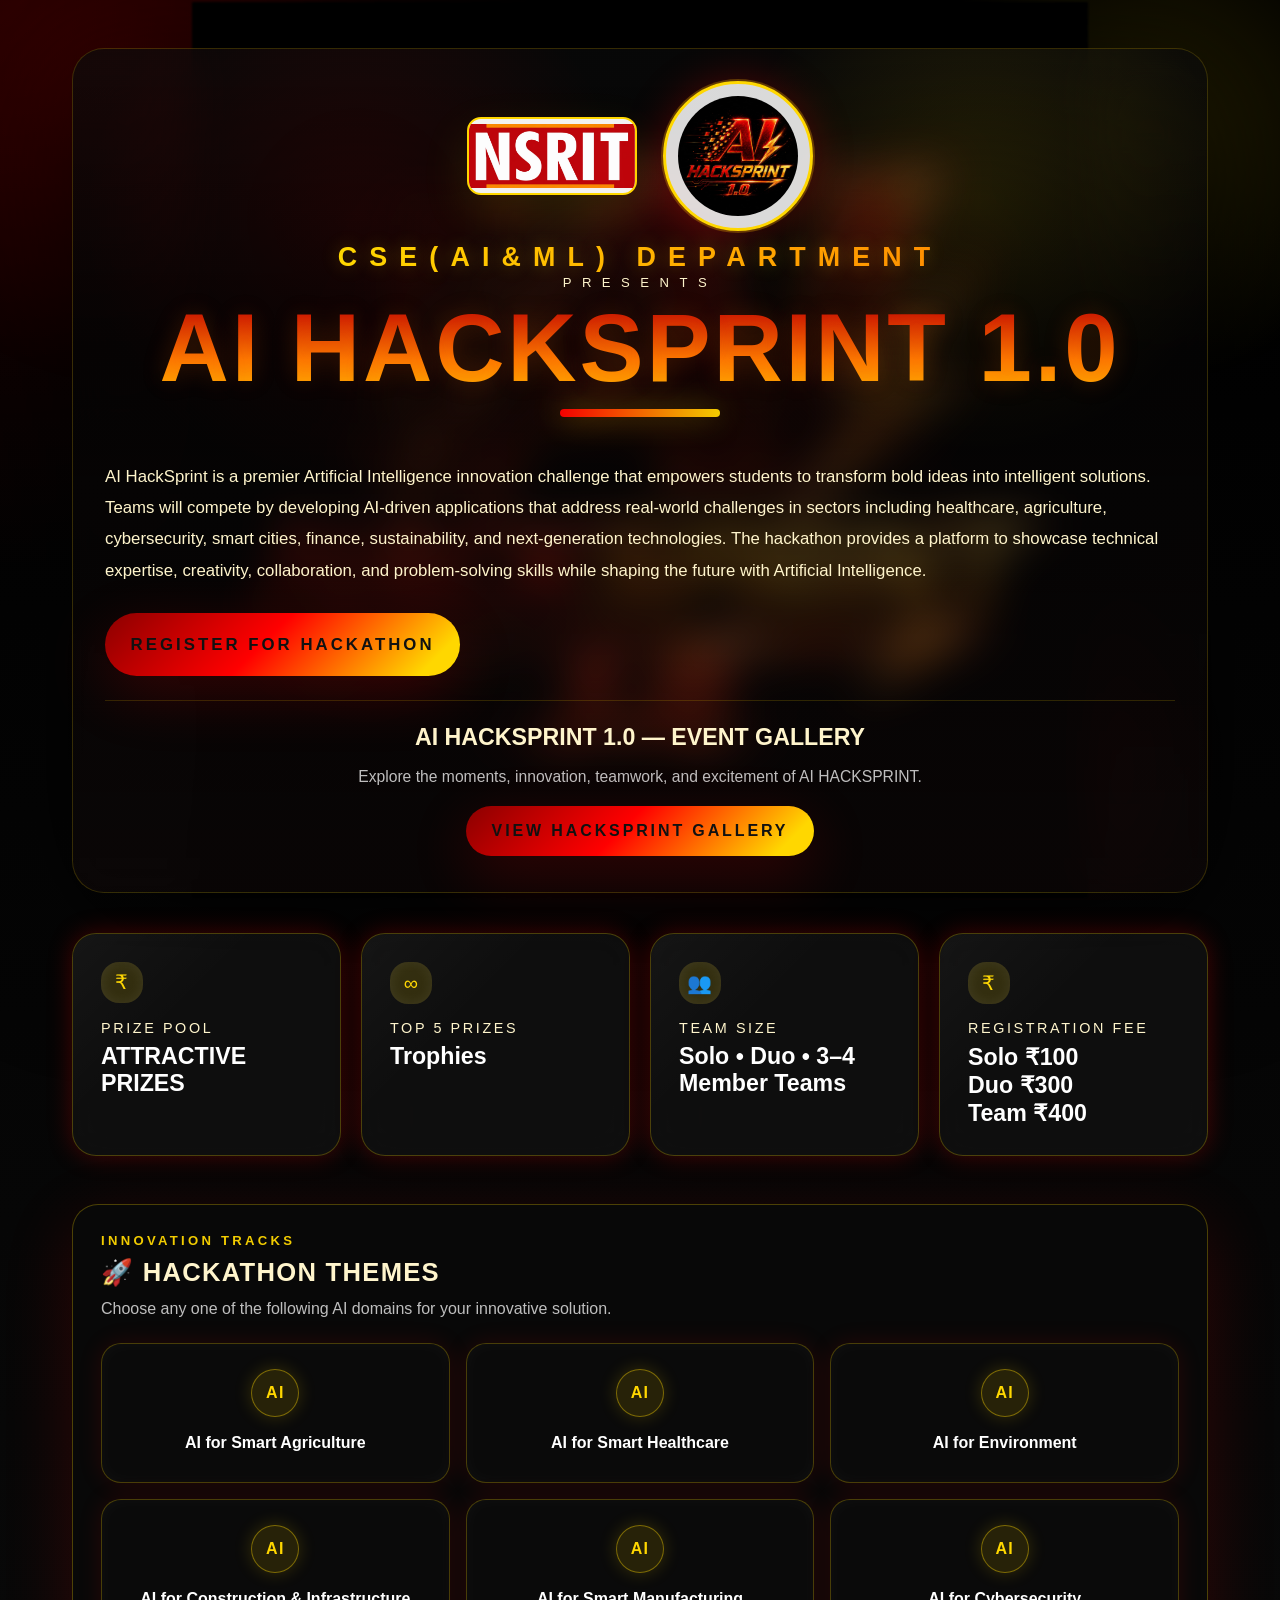
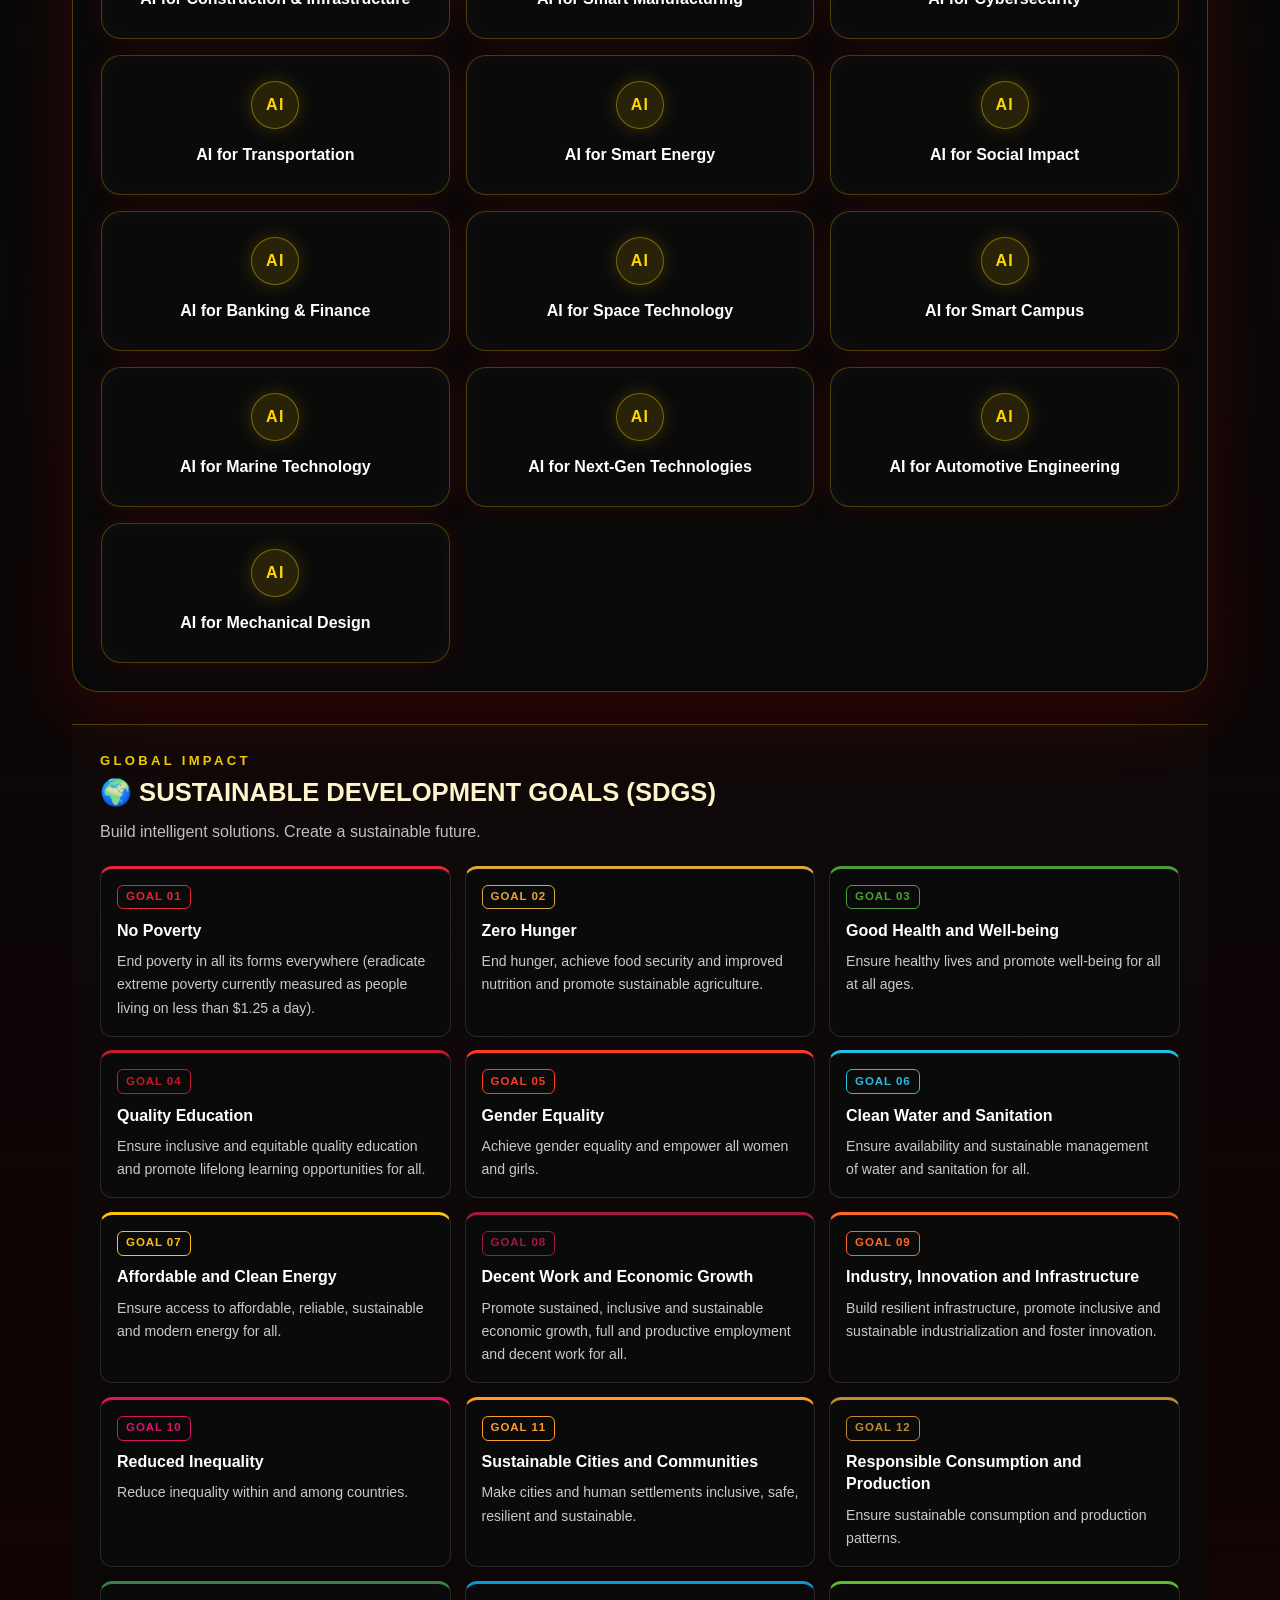
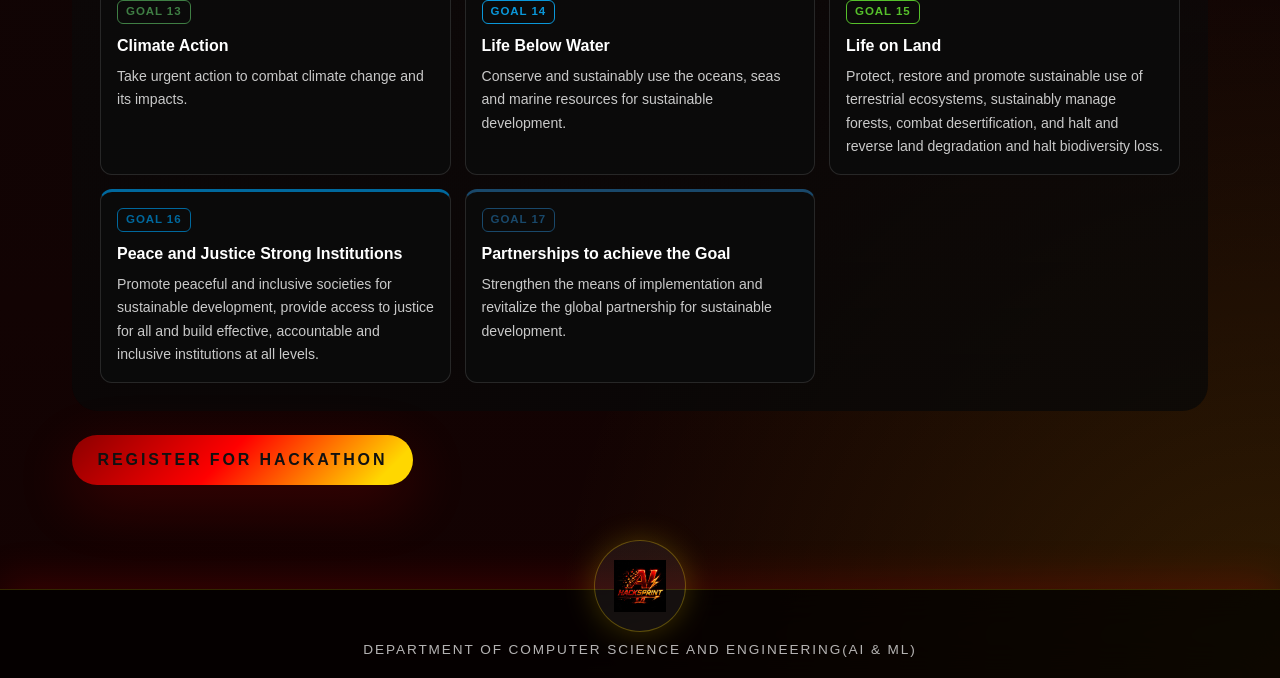
<file: index.html>
﻿<!DOCTYPE html>
<html lang="en">
<head>
  <meta charset="UTF-8">
  <meta name="viewport" content="width=device-width, initial-scale=1.0">
  <title>AI HACKSPRINT | Premium Hackathon Registration</title>
  <link rel="stylesheet" href="css/style.css">
  <link rel="stylesheet" href="css/animations.css">
  <link rel="stylesheet" href="css/responsive.css">
</head>
<body>
  <main class="page">
    <header class="hero" aria-label="AI HACKSPRINT premium hackathon experience">
      <div class="hero__body">
        <div class="hero__branding">
          <div class="hero__branding-row">
            <div class="hero__logo-stack">
              <img src="images/NSRITLOGO.jpeg" alt="NSRIT logo" class="hero__nsrit-logo">
              <img src="images/logo.jpeg" alt="AI HACKSPRINT logo" class="hero__logo hero__logo--secondary">
            </div>
          </div>

          <div class="hero__brand-copy" aria-label="Department presentation">
            <p class="hero__premium-heading hero__premium-heading--main">CSE(AI&ML) DEPARTMENT</p>
            <p class="hero__premium-heading hero__premium-heading--sub">PRESENTS</p>
          </div>

          <h1 class="hero__title hero__title--hero">AI HACKSPRINT 1.0</h1>
          <p class="hero__subtitle"></p>
        </div>

        <div class="hero__summary">
          <p>AI HackSprint is a premier Artificial Intelligence innovation challenge that empowers students to transform bold ideas into intelligent solutions. Teams will compete by developing AI-driven applications that address real-world challenges in sectors including healthcare, agriculture, cybersecurity, smart cities, finance, sustainability, and next-generation technologies. The hackathon provides a platform to showcase technical expertise, creativity, collaboration, and problem-solving skills while shaping the future with Artificial Intelligence.</p>
          <a class="button button--primary hero__register-button" href="registration.html">Register for Hackathon</a>
        </div>

        <section class="hero-gallery" aria-labelledby="heroGalleryTitle">
          <h2 class="hero-gallery__title" id="heroGalleryTitle">AI HACKSPRINT 1.0 — EVENT GALLERY</h2>
          <p class="hero-gallery__subtitle">Explore the moments, innovation, teamwork, and excitement of AI HACKSPRINT.</p>
          <a class="button button--primary hero-gallery__button" href="gallery.html">View HackSprint Gallery</a>
        </section>
      </div>
    </header>

    <section class="overview-cards" aria-label="Event highlights">
      <article class="overview-card">
        <span class="overview-card__icon" aria-hidden="true">₹</span>
        <p class="overview-card__label">Prize Pool</p>
        <p class="overview-card__value">ATTRACTIVE PRIZES </p>
      </article>
      <article class="overview-card">
        <span class="overview-card__icon" aria-hidden="true">∞</span>
        <p class="overview-card__label">TOP 5 PRIZES </p>
        <p class="overview-card__value">Trophies</p>
      </article>
      <article class="overview-card">
        <span class="overview-card__icon" aria-hidden="true">👥</span>
        <p class="overview-card__label">Team Size</p>
        <p class="overview-card__value">Solo • Duo • 3–4 Member Teams</p>
      </article>
      <article class="overview-card">
        <span class="overview-card__icon" aria-hidden="true">₹</span>
        <p class="overview-card__label">Registration Fee</p>
        <p class="overview-card__value">Solo ₹100<br>Duo ₹300<br>Team ₹400</p>
      </article>
    </section>

    <section class="themes-section" aria-labelledby="themesTitle">
            <div class="themes-section__header">
              <p class="themes-section__eyebrow">Innovation Tracks</p>
              <h3 class="themes-section__title" id="themesTitle">🚀 HACKATHON THEMES</h3>
              <p class="themes-section__subtitle">Choose any one of the following AI domains for your innovative solution.</p>
            </div>

            <div class="themes-section__grid">
              <article class="theme-card">
                <div class="theme-card__icon" aria-hidden="true">AI</div>
                <h4 class="theme-card__title">AI for Smart Agriculture</h4>
              </article>
              <article class="theme-card">
                <div class="theme-card__icon" aria-hidden="true">AI</div>
                <h4 class="theme-card__title">AI for Smart Healthcare</h4>
              </article>
              <article class="theme-card">
                <div class="theme-card__icon" aria-hidden="true">AI</div>
                <h4 class="theme-card__title">AI for Environment</h4>
              </article>
              <article class="theme-card">
                <div class="theme-card__icon" aria-hidden="true">AI</div>
                <h4 class="theme-card__title">AI for Construction &amp; Infrastructure</h4>
              </article>
              <article class="theme-card">
                <div class="theme-card__icon" aria-hidden="true">AI</div>
                <h4 class="theme-card__title">AI for Smart Manufacturing</h4>
              </article>
              <article class="theme-card">
                <div class="theme-card__icon" aria-hidden="true">AI</div>
                <h4 class="theme-card__title">AI for Cybersecurity</h4>
              </article>
              <article class="theme-card">
                <div class="theme-card__icon" aria-hidden="true">AI</div>
                <h4 class="theme-card__title">AI for Transportation</h4>
              </article>
              <article class="theme-card">
                <div class="theme-card__icon" aria-hidden="true">AI</div>
                <h4 class="theme-card__title">AI for Smart Energy</h4>
              </article>
              <article class="theme-card">
                <div class="theme-card__icon" aria-hidden="true">AI</div>
                <h4 class="theme-card__title">AI for Social Impact</h4>
              </article>
              <article class="theme-card">
                <div class="theme-card__icon" aria-hidden="true">AI</div>
                <h4 class="theme-card__title">AI for Banking &amp; Finance</h4>
              </article>
              <article class="theme-card">
                <div class="theme-card__icon" aria-hidden="true">AI</div>
                <h4 class="theme-card__title">AI for Space Technology</h4>
              </article>
              <article class="theme-card">
                <div class="theme-card__icon" aria-hidden="true">AI</div>
                <h4 class="theme-card__title">AI for Smart Campus</h4>
              </article>
              <article class="theme-card">
                <div class="theme-card__icon" aria-hidden="true">AI</div>
                <h4 class="theme-card__title">AI for Marine Technology</h4>
              </article>
              <article class="theme-card">
                <div class="theme-card__icon" aria-hidden="true">AI</div>
                <h4 class="theme-card__title">AI for Next-Gen Technologies</h4>
              </article>
              <article class="theme-card">
                <div class="theme-card__icon" aria-hidden="true">AI</div>
                <h4 class="theme-card__title">AI for Automotive Engineering</h4>
              </article>
              <article class="theme-card">
                <div class="theme-card__icon" aria-hidden="true">AI</div>
                <h4 class="theme-card__title">AI for Mechanical Design</h4>
              </article>
            </div>
          </section>

          <section class="sdg-section" aria-labelledby="sdgTitle">
            <header class="sdg-section__header">
              <p class="sdg-section__eyebrow">Global Impact</p>
              <h3 class="sdg-section__title" id="sdgTitle">🌍 Sustainable Development Goals (SDGs)</h3>
              <p class="sdg-section__subtitle">Build intelligent solutions. Create a sustainable future.</p>
            </header>

            <div class="sdg-grid">
              <article class="sdg-card" style="--sdg-color: #E5243B">
                <p class="sdg-card__number">Goal 01</p>
                <h4 class="sdg-card__title">No Poverty</h4>
                <p class="sdg-card__description">End poverty in all its forms everywhere (eradicate extreme poverty currently measured as people living on less than $1.25 a day).</p>
              </article>
              <article class="sdg-card" style="--sdg-color: #DDA63A">
                <p class="sdg-card__number">Goal 02</p>
                <h4 class="sdg-card__title">Zero Hunger</h4>
                <p class="sdg-card__description">End hunger, achieve food security and improved nutrition and promote sustainable agriculture.</p>
              </article>
              <article class="sdg-card" style="--sdg-color: #4C9F38">
                <p class="sdg-card__number">Goal 03</p>
                <h4 class="sdg-card__title">Good Health and Well-being</h4>
                <p class="sdg-card__description">Ensure healthy lives and promote well-being for all at all ages.</p>
              </article>
              <article class="sdg-card" style="--sdg-color: #C5192D">
                <p class="sdg-card__number">Goal 04</p>
                <h4 class="sdg-card__title">Quality Education</h4>
                <p class="sdg-card__description">Ensure inclusive and equitable quality education and promote lifelong learning opportunities for all.</p>
              </article>
              <article class="sdg-card" style="--sdg-color: #FF3A21">
                <p class="sdg-card__number">Goal 05</p>
                <h4 class="sdg-card__title">Gender Equality</h4>
                <p class="sdg-card__description">Achieve gender equality and empower all women and girls.</p>
              </article>
              <article class="sdg-card" style="--sdg-color: #26BDE2">
                <p class="sdg-card__number">Goal 06</p>
                <h4 class="sdg-card__title">Clean Water and Sanitation</h4>
                <p class="sdg-card__description">Ensure availability and sustainable management of water and sanitation for all.</p>
              </article>
              <article class="sdg-card" style="--sdg-color: #FCC30B">
                <p class="sdg-card__number">Goal 07</p>
                <h4 class="sdg-card__title">Affordable and Clean Energy</h4>
                <p class="sdg-card__description">Ensure access to affordable, reliable, sustainable and modern energy for all.</p>
              </article>
              <article class="sdg-card" style="--sdg-color: #A21942">
                <p class="sdg-card__number">Goal 08</p>
                <h4 class="sdg-card__title">Decent Work and Economic Growth</h4>
                <p class="sdg-card__description">Promote sustained, inclusive and sustainable economic growth, full and productive employment and decent work for all.</p>
              </article>
              <article class="sdg-card" style="--sdg-color: #FD6925">
                <p class="sdg-card__number">Goal 09</p>
                <h4 class="sdg-card__title">Industry, Innovation and Infrastructure</h4>
                <p class="sdg-card__description">Build resilient infrastructure, promote inclusive and sustainable industrialization and foster innovation.</p>
              </article>
              <article class="sdg-card" style="--sdg-color: #DD1367">
                <p class="sdg-card__number">Goal 10</p>
                <h4 class="sdg-card__title">Reduced Inequality</h4>
                <p class="sdg-card__description">Reduce inequality within and among countries.</p>
              </article>
              <article class="sdg-card" style="--sdg-color: #FD9D24">
                <p class="sdg-card__number">Goal 11</p>
                <h4 class="sdg-card__title">Sustainable Cities and Communities</h4>
                <p class="sdg-card__description">Make cities and human settlements inclusive, safe, resilient and sustainable.</p>
              </article>
              <article class="sdg-card" style="--sdg-color: #BF8B2E">
                <p class="sdg-card__number">Goal 12</p>
                <h4 class="sdg-card__title">Responsible Consumption and Production</h4>
                <p class="sdg-card__description">Ensure sustainable consumption and production patterns.</p>
              </article>
              <article class="sdg-card" style="--sdg-color: #3F7E44">
                <p class="sdg-card__number">Goal 13</p>
                <h4 class="sdg-card__title">Climate Action</h4>
                <p class="sdg-card__description">Take urgent action to combat climate change and its impacts.</p>
              </article>
              <article class="sdg-card" style="--sdg-color: #0A97D9">
                <p class="sdg-card__number">Goal 14</p>
                <h4 class="sdg-card__title">Life Below Water</h4>
                <p class="sdg-card__description">Conserve and sustainably use the oceans, seas and marine resources for sustainable development.</p>
              </article>
              <article class="sdg-card" style="--sdg-color: #56C02B">
                <p class="sdg-card__number">Goal 15</p>
                <h4 class="sdg-card__title">Life on Land</h4>
                <p class="sdg-card__description">Protect, restore and promote sustainable use of terrestrial ecosystems, sustainably manage forests, combat desertification, and halt and reverse land degradation and halt biodiversity loss.</p>
              </article>
              <article class="sdg-card" style="--sdg-color: #00689D">
                <p class="sdg-card__number">Goal 16</p>
                <h4 class="sdg-card__title">Peace and Justice Strong Institutions</h4>
                <p class="sdg-card__description">Promote peaceful and inclusive societies for sustainable development, provide access to justice for all and build effective, accountable and inclusive institutions at all levels.</p>
              </article>
              <article class="sdg-card" style="--sdg-color: #19486A">
                <p class="sdg-card__number">Goal 17</p>
                <h4 class="sdg-card__title">Partnerships to achieve the Goal</h4>
                <p class="sdg-card__description">Strengthen the means of implementation and revitalize the global partnership for sustainable development.</p>
              </article>
            </div>
          </section>
          <a class="button button--primary sdg-register-button" href="registration.html">Register for Hackathon</a>
  </main>

  <footer class="site-footer" aria-label="Organizer information">
    <div class="footer__inner">
      <div class="footer__contacts">
      </div>
    </div>
  </footer>

  <script src="js/api.js"></script>
  <script src="js/main.js"></script>
</body>
</html>
</file>
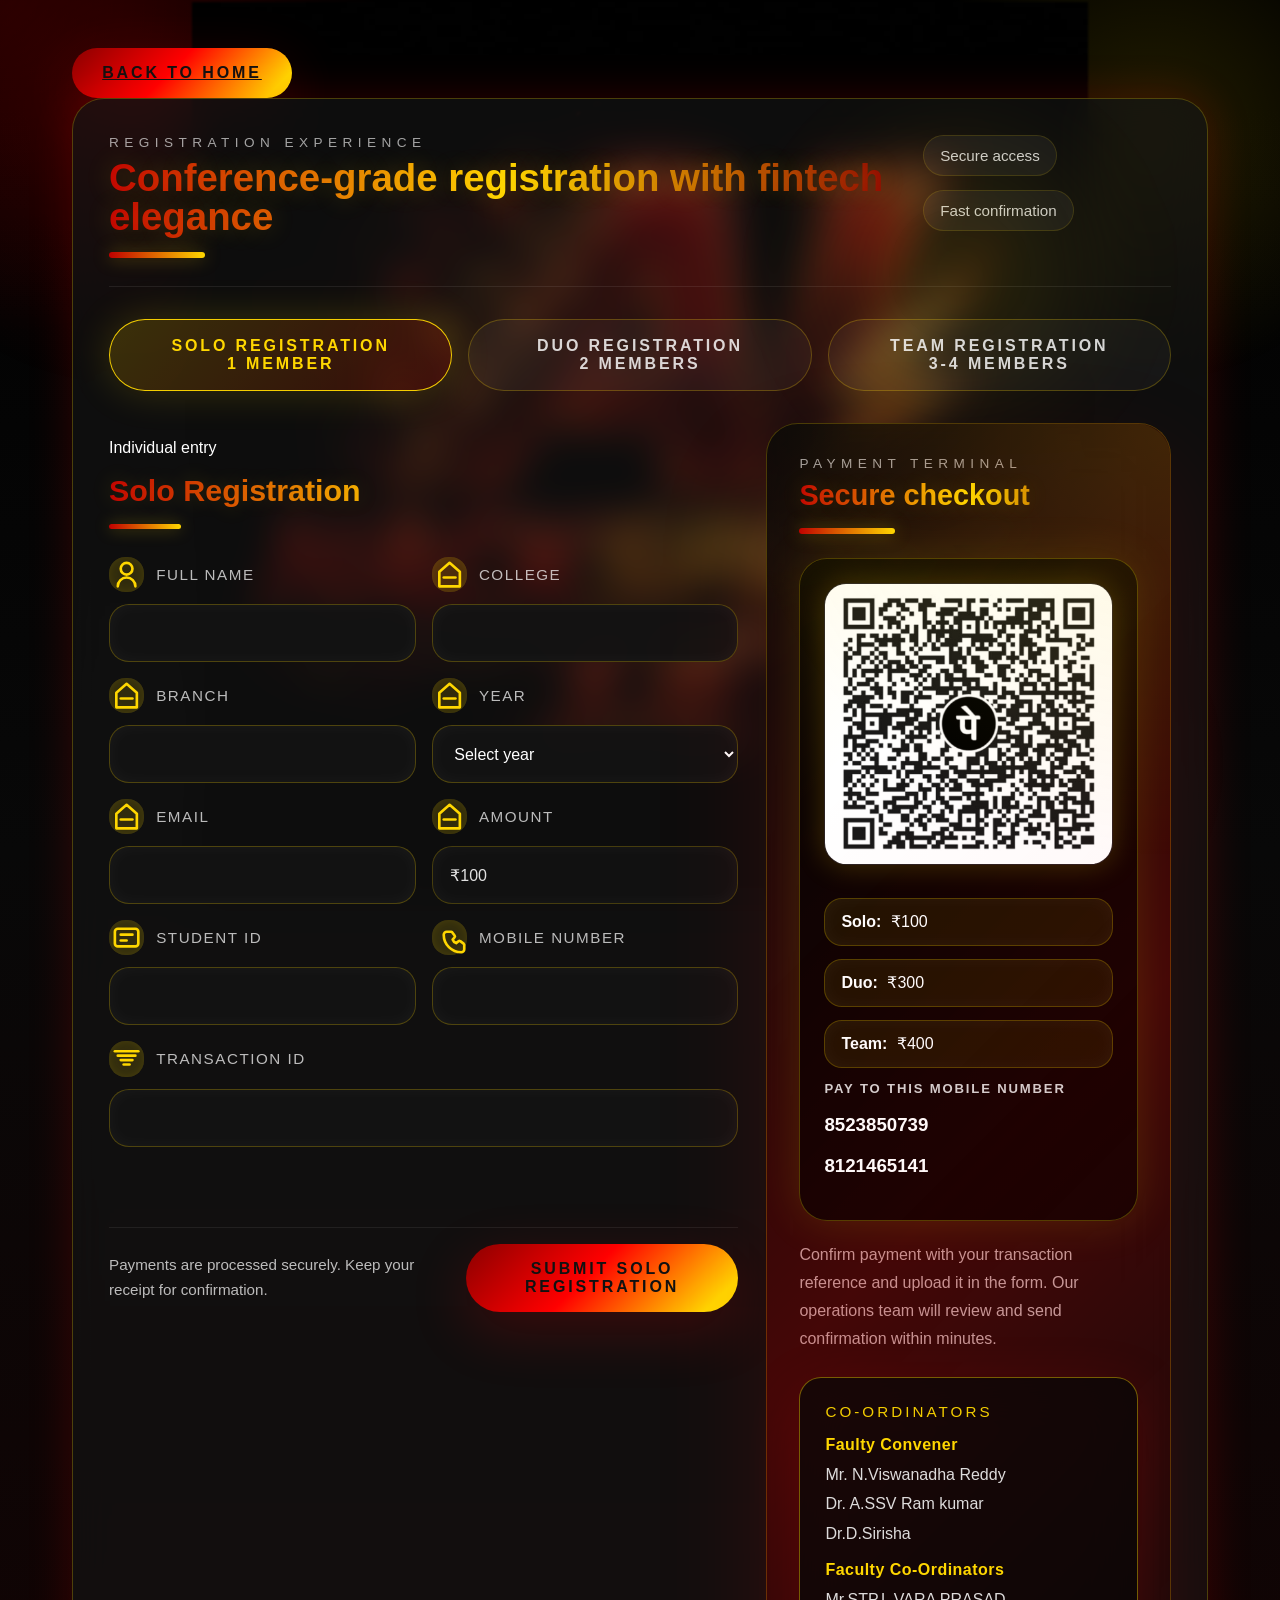
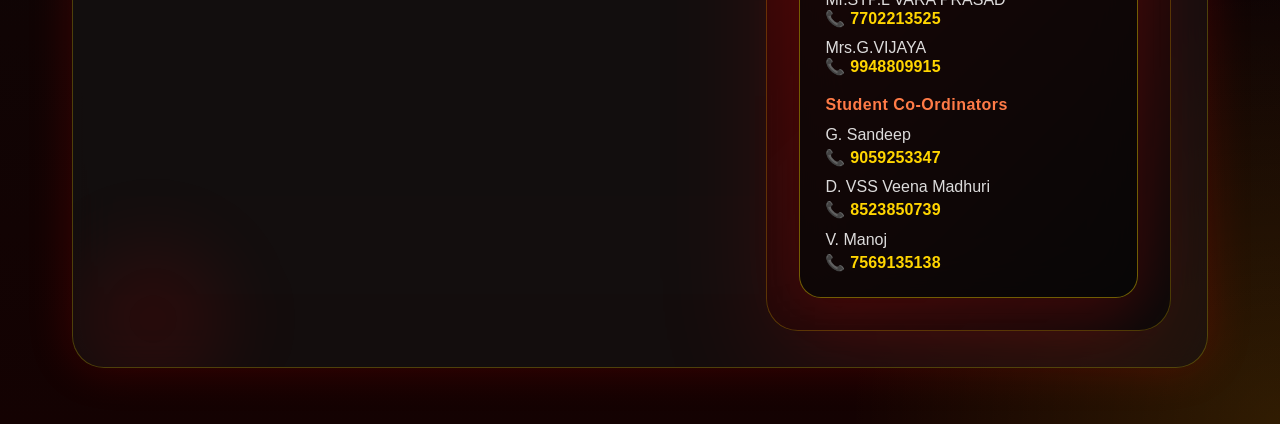
<file: registration.html>
<!DOCTYPE html>
<html lang="en">
<head>
  <meta charset="UTF-8">
  <meta name="viewport" content="width=device-width, initial-scale=1.0">
  <title>AI HACKSPRINT | Registration</title>
  <link rel="stylesheet" href="css/style.css">
  <link rel="stylesheet" href="css/animations.css">
  <link rel="stylesheet" href="css/responsive.css">
</head>
<body>
  <div class="page registration-page">
    <nav aria-label="Page navigation">
      <a class="button button--primary" href="index.html">Back to Home</a>
    </nav><section class="portal-card" aria-label="Premium registration card">
      <div class="portal-card__header">
        <div>
          <p class="portal-card__eyebrow">Registration Experience</p>
          <h2 class="portal-card__heading">Conference-grade registration with fintech elegance</h2>
        </div>
        <div class="portal-card__meta">
          <span>Secure access</span>
          <span>Fast confirmation</span>
        </div>
      </div>

      <div class="portal-card__switch" role="tablist" aria-label="Registration type tabs">
        <button type="button" class="tab-button tab-button--active" id="soloRegistrationBtn" role="tab" aria-selected="true" aria-controls="soloPanel">Solo Registration<br>1 MEMBER</br></button>
        <button type="button" class="tab-button" id="duoRegistrationBtn" role="tab" aria-selected="false" aria-controls="duoPanel">Duo Registration<br>2 MEMBERS</br></button>
        <button type="button" class="tab-button" id="teamRegistrationBtn" role="tab" aria-selected="false" aria-controls="teamPanel">Team Registration<br>3-4 MEMBERS</br></button>
      </div>

      <div class="portal-card__content">
        <main class="registration-area">
          <section class="registration-panel registration-panel--active" id="soloPanel" aria-labelledby="soloPanelTitle" role="tabpanel">
            <div class="registration-panel__header">
              <p class="registration-panel__eyebrow">Individual entry</p>
              <h3 class="registration-panel__title" id="soloPanelTitle">Solo Registration</h3>
            </div>

            <form class="registration-form" id="soloForm" novalidate>
              <div class="field-grid">
                <label class="field">
                  <div class="field__label-row">
                    <span class="field__icon" aria-hidden="true">
                      <svg viewBox="0 0 24 24" fill="none" xmlns="http://www.w3.org/2000/svg"><path d="M12 12C14.2091 12 16 10.2091 16 8C16 5.79086 14.2091 4 12 4C9.79086 4 8 5.79086 8 8C8 10.2091 9.79086 12 12 12Z" stroke="currentColor" stroke-width="1.8" stroke-linecap="round" stroke-linejoin="round"/><path d="M6 20C6 16.6863 8.68629 14 12 14C15.3137 14 18 16.6863 18 20" stroke="currentColor" stroke-width="1.8" stroke-linecap="round" stroke-linejoin="round"/></svg>
                    </span>
                    <span class="field__label">Full Name</span>
                  </div>
                  <input type="text" name="leaderName" class="field__input" autocomplete="name" required>
                </label>

                <label class="field">
                  <div class="field__label-row">
                    <span class="field__icon" aria-hidden="true">
                      <svg viewBox="0 0 24 24" fill="none" xmlns="http://www.w3.org/2000/svg"><path d="M5 20H19V10L12 4L5 10V20Z" stroke="currentColor" stroke-width="1.8" stroke-linecap="round" stroke-linejoin="round"/><path d="M8 14H16" stroke="currentColor" stroke-width="1.8" stroke-linecap="round"/></svg>
                    </span>
                    <span class="field__label">College</span>
                  </div>
                  <input type="text" name="college" class="field__input" autocomplete="organization" required>
                </label>

                <label class="field">
                  <div class="field__label-row">
                    <span class="field__icon" aria-hidden="true">
                      <svg viewBox="0 0 24 24" fill="none" xmlns="http://www.w3.org/2000/svg"><path d="M5 20H19V10L12 4L5 10V20Z" stroke="currentColor" stroke-width="1.8" stroke-linecap="round" stroke-linejoin="round"/><path d="M8 14H16" stroke="currentColor" stroke-width="1.8" stroke-linecap="round"/></svg>
                    </span>
                    <span class="field__label">Branch</span>
                  </div>
                  <input type="text" name="branch" class="field__input" required>
                </label>

                <label class="field">
                  <div class="field__label-row">
                    <span class="field__icon" aria-hidden="true">
                      <svg viewBox="0 0 24 24" fill="none" xmlns="http://www.w3.org/2000/svg"><path d="M5 20H19V10L12 4L5 10V20Z" stroke="currentColor" stroke-width="1.8" stroke-linecap="round" stroke-linejoin="round"/><path d="M8 14H16" stroke="currentColor" stroke-width="1.8" stroke-linecap="round"/></svg>
                    </span>
                    <span class="field__label">Year</span>
                  </div>
                  <select name="year" class="field__input" required>
                    <option value="">Select year</option>
                    <option value="1st Year">1st Year</option>
                    <option value="2nd Year">2nd Year</option>
                    <option value="3rd Year">3rd Year</option>
                    <option value="4th Year">4th Year</option>
                  </select>
                </label>

                <label class="field">
                  <div class="field__label-row">
                    <span class="field__icon" aria-hidden="true">
                      <svg viewBox="0 0 24 24" fill="none" xmlns="http://www.w3.org/2000/svg"><path d="M5 20H19V10L12 4L5 10V20Z" stroke="currentColor" stroke-width="1.8" stroke-linecap="round" stroke-linejoin="round"/><path d="M8 14H16" stroke="currentColor" stroke-width="1.8" stroke-linecap="round"/></svg>
                    </span>
                    <span class="field__label">Email</span>
                  </div>
                  <input type="email" name="email" class="field__input" required>
                </label>

                <label class="field">
                  <div class="field__label-row">
                    <span class="field__icon" aria-hidden="true">
                      <svg viewBox="0 0 24 24" fill="none" xmlns="http://www.w3.org/2000/svg"><path d="M5 20H19V10L12 4L5 10V20Z" stroke="currentColor" stroke-width="1.8" stroke-linecap="round" stroke-linejoin="round"/><path d="M8 14H16" stroke="currentColor" stroke-width="1.8" stroke-linecap="round"/></svg>
                    </span>
                    <span class="field__label">Amount</span>
                  </div>
                  <input type="text" name="amount" class="field__input" value="₹100" readonly required>
                </label>

                <label class="field">
                  <div class="field__label-row">
                    <span class="field__icon" aria-hidden="true">
                      <svg viewBox="0 0 24 24" fill="none" xmlns="http://www.w3.org/2000/svg"><rect x="4" y="6" width="16" height="12" rx="2" stroke="currentColor" stroke-width="1.8"/><path d="M8 10H16" stroke="currentColor" stroke-width="1.8" stroke-linecap="round"/><path d="M8 14H12" stroke="currentColor" stroke-width="1.8" stroke-linecap="round"/></svg>
                    </span>
                    <span class="field__label">Student ID</span>
                  </div>
                  <input type="text" name="rollNumber" class="field__input" required>
                </label>

                <label class="field">
                  <div class="field__label-row">
                    <span class="field__icon" aria-hidden="true">
                      <svg viewBox="0 0 24 24" fill="none" xmlns="http://www.w3.org/2000/svg"><path d="M22 16.92V20C22 20.5304 21.7893 21.0391 21.4142 21.4142C21.0391 21.7893 20.5304 22 20 22C13.3726 22 8 16.6274 8 10C8 9.46957 8.21071 8.96086 8.58579 8.58579C8.96086 8.21071 9.46957 8 10 8H13.08C13.3269 8 13.5626 8.10536 13.7322 8.2929L15.42 10.58C15.7032 10.9313 15.7027 11.4209 15.4174 11.7713L14.09 13.42C14.4474 14.5457 15.3053 15.4037 16.43 15.761L18.08 14.43C18.4304 14.1447 18.92 14.1442 19.2713 14.4274L21.58 16.12C21.768 16.2899 21.873 16.5256 21.873 16.7725V16.92Z" stroke="currentColor" stroke-width="1.8" stroke-linecap="round" stroke-linejoin="round"/></svg>
                    </span>
                    <span class="field__label">Mobile Number</span>
                  </div>
                  <input type="tel" name="mobile" class="field__input" autocomplete="tel" required>
                </label>

                <label class="field field--full">
                  <div class="field__label-row">
                    <span class="field__icon" aria-hidden="true">
                      <svg viewBox="0 0 24 24" fill="none" xmlns="http://www.w3.org/2000/svg"><path d="M4 7H20" stroke="currentColor" stroke-width="1.8" stroke-linecap="round"/><path d="M6 10H18" stroke="currentColor" stroke-width="1.8" stroke-linecap="round"/><path d="M8 13H16" stroke="currentColor" stroke-width="1.8" stroke-linecap="round"/><path d="M10 16H14" stroke="currentColor" stroke-width="1.8" stroke-linecap="round"/></svg>
                    </span>
                    <span class="field__label">Transaction ID</span>
                  </div>
                  <input type="text" name="transactionId" class="field__input" required>
                </label>
              </div>

              <div class="form-status" id="soloStatus" aria-live="polite"></div>

              <div class="form-footer">
                <p class="form-footer__note">Payments are processed securely. Keep your receipt for confirmation.</p>
                <button type="submit" class="button button--primary">Submit Solo Registration</button>
              </div>
            </form>
          </section>

          <section class="registration-panel" id="duoPanel" aria-labelledby="duoPanelTitle" role="tabpanel" hidden>
            <div class="registration-panel__header">
              <p class="registration-panel__eyebrow">Duo entry</p>
              <h3 class="registration-panel__title" id="duoPanelTitle">Duo Registration</h3>
            </div>

            <form class="registration-form" id="duoForm" novalidate>
              <div class="field-grid">
                <label class="field">
                  <div class="field__label-row">
                    <span class="field__icon" aria-hidden="true">
                      <svg viewBox="0 0 24 24" fill="none" xmlns="http://www.w3.org/2000/svg"><path d="M16 21V19C16 17.9391 15.5786 16.9217 14.8284 16.1716C14.0783 15.4214 13.0609 15 12 15C10.9391 15 9.92172 15.4214 9.17157 16.1716C8.42143 16.9217 8 17.9391 8 19V21" stroke="currentColor" stroke-width="1.8" stroke-linecap="round" stroke-linejoin="round"/><path d="M12 11C14.2091 11 16 9.20914 16 7C16 4.79086 14.2091 3 12 3C9.79086 3 8 4.79086 8 7C8 9.20914 9.79086 11 12 11Z" stroke="currentColor" stroke-width="1.8" stroke-linecap="round" stroke-linejoin="round"/><path d="M20 8V13" stroke="currentColor" stroke-width="1.8" stroke-linecap="round"/><path d="M4 8V13" stroke="currentColor" stroke-width="1.8" stroke-linecap="round"/><path d="M4 13H20" stroke="currentColor" stroke-width="1.8" stroke-linecap="round"/></svg>
                    </span>
                    <span class="field__label">Team Name</span>
                  </div>
                  <input type="text" name="teamName" class="field__input" required>
                </label>

                <label class="field">
                  <div class="field__label-row">
                    <span class="field__icon" aria-hidden="true">
                      <svg viewBox="0 0 24 24" fill="none" xmlns="http://www.w3.org/2000/svg"><path d="M12 12C14.2091 12 16 10.2091 16 8C16 5.79086 14.2091 4 12 4C9.79086 4 8 5.79086 8 8C8 10.2091 9.79086 12 12 12Z" stroke="currentColor" stroke-width="1.8" stroke-linecap="round" stroke-linejoin="round"/><path d="M6 20C6 16.6863 8.68629 14 12 14C15.3137 14 18 16.6863 18 20" stroke="currentColor" stroke-width="1.8" stroke-linecap="round" stroke-linejoin="round"/></svg>
                    </span>
                    <span class="field__label">Leader Full Name</span>
                  </div>
                  <input type="text" name="leaderName" class="field__input" autocomplete="name" required>
                </label>

                <label class="field">
                  <div class="field__label-row">
                    <span class="field__icon" aria-hidden="true">
                      <svg viewBox="0 0 24 24" fill="none" xmlns="http://www.w3.org/2000/svg"><path d="M22 16.92V20C22 20.5304 21.7893 21.0391 21.4142 21.4142C21.0391 21.7893 20.5304 22 20 22C13.3726 22 8 16.6274 8 10C8 9.46957 8.21071 8.96086 8.58579 8.58579C8.96086 8.21071 9.46957 8 10 8H13.08C13.3269 8 13.5626 8.10536 13.7322 8.2929L15.42 10.58C15.7032 10.9313 15.7027 11.4209 15.4174 11.7713L14.09 13.42C14.4474 14.5457 15.3053 15.4037 16.43 15.761L18.08 14.43C18.4304 14.1447 18.92 14.1442 19.2713 14.4274L21.58 16.12C21.768 16.2899 21.873 16.5256 21.873 16.7725V16.92Z" stroke="currentColor" stroke-width="1.8" stroke-linecap="round" stroke-linejoin="round"/></svg>
                    </span>
                    <span class="field__label">Leader Roll Number</span>
                  </div>
                  <input type="text" name="leaderRollNumber" class="field__input" required>
                </label>

                <label class="field">
                  <div class="field__label-row">
                    <span class="field__icon" aria-hidden="true">
                      <svg viewBox="0 0 24 24" fill="none" xmlns="http://www.w3.org/2000/svg"><path d="M22 16.92V20C22 20.5304 21.7893 21.0391 21.4142 21.4142C21.0391 21.7893 20.5304 22 20 22C13.3726 22 8 16.6274 8 10C8 9.46957 8.21071 8.96086 8.58579 8.58579C8.96086 8.21071 9.46957 8 10 8H13.08C13.3269 8 13.5626 8.10536 13.7322 8.2929L15.42 10.58C15.7032 10.9313 15.7027 11.4209 15.4174 11.7713L14.09 13.42C14.4474 14.5457 15.3053 15.4037 16.43 15.761L18.08 14.43C18.4304 14.1447 18.92 14.1442 19.2713 14.4274L21.58 16.12C21.768 16.2899 21.873 16.5256 21.873 16.7725V16.92Z" stroke="currentColor" stroke-width="1.8" stroke-linecap="round" stroke-linejoin="round"/></svg>
                    </span>
                    <span class="field__label">Leader Mobile Number</span>
                  </div>
                  <input type="tel" name="leaderMobile" class="field__input" autocomplete="tel" required>
                </label>

                <label class="field">
                  <div class="field__label-row">
                    <span class="field__icon" aria-hidden="true">
                      <svg viewBox="0 0 24 24" fill="none" xmlns="http://www.w3.org/2000/svg"><path d="M5 20H19V10L12 4L5 10V20Z" stroke="currentColor" stroke-width="1.8" stroke-linecap="round" stroke-linejoin="round"/><path d="M8 14H16" stroke="currentColor" stroke-width="1.8" stroke-linecap="round"/></svg>
                    </span>
                    <span class="field__label">Leader Email Address</span>
                  </div>
                  <input type="email" name="leaderEmail" class="field__input" required>
                </label>

                <label class="field">
                  <div class="field__label-row">
                    <span class="field__icon" aria-hidden="true">
                      <svg viewBox="0 0 24 24" fill="none" xmlns="http://www.w3.org/2000/svg"><path d="M5 20H19V10L12 4L5 10V20Z" stroke="currentColor" stroke-width="1.8" stroke-linecap="round" stroke-linejoin="round"/><path d="M8 14H16" stroke="currentColor" stroke-width="1.8" stroke-linecap="round"/></svg>
                    </span>
                    <span class="field__label">Leader Branch</span>
                  </div>
                  <input type="text" name="leaderBranch" class="field__input" required>
                </label>

                <label class="field">
                  <div class="field__label-row">
                    <span class="field__icon" aria-hidden="true">
                      <svg viewBox="0 0 24 24" fill="none" xmlns="http://www.w3.org/2000/svg"><path d="M5 20H19V10L12 4L5 10V20Z" stroke="currentColor" stroke-width="1.8" stroke-linecap="round" stroke-linejoin="round"/><path d="M8 14H16" stroke="currentColor" stroke-width="1.8" stroke-linecap="round"/></svg>
                    </span>
                    <span class="field__label">Leader Year</span>
                  </div>
                  <select name="leaderYear" class="field__input" required>
                    <option value="">Select year</option>
                    <option value="1st Year">1st Year</option>
                    <option value="2nd Year">2nd Year</option>
                    <option value="3rd Year">3rd Year</option>
                    <option value="4th Year">4th Year</option>
                  </select>
                </label>

                <label class="field">
                  <div class="field__label-row">
                    <span class="field__icon" aria-hidden="true">
                      <svg viewBox="0 0 24 24" fill="none" xmlns="http://www.w3.org/2000/svg"><path d="M5 20H19V10L12 4L5 10V20Z" stroke="currentColor" stroke-width="1.8" stroke-linecap="round" stroke-linejoin="round"/><path d="M8 14H16" stroke="currentColor" stroke-width="1.8" stroke-linecap="round"/></svg>
                    </span>
                    <span class="field__label">College Name</span>
                  </div>
                  <input type="text" name="college" class="field__input" required>
                </label>

                <label class="field">
                  <div class="field__label-row">
                    <span class="field__icon" aria-hidden="true">
                      <svg viewBox="0 0 24 24" fill="none" xmlns="http://www.w3.org/2000/svg"><path d="M12 12C14.2091 12 16 10.2091 16 8C16 5.79086 14.2091 4 12 4C9.79086 4 8 5.79086 8 8C8 10.2091 9.79086 12 12 12Z" stroke="currentColor" stroke-width="1.8" stroke-linecap="round" stroke-linejoin="round"/><path d="M6 20C6 16.6863 8.68629 14 12 14C15.3137 14 18 16.6863 18 20" stroke="currentColor" stroke-width="1.8" stroke-linecap="round" stroke-linejoin="round"/></svg>
                    </span>
                    <span class="field__label">Member 2 Full Name</span>
                  </div>
                  <input type="text" name="member2Name" class="field__input" required>
                </label>

                <label class="field">
                  <div class="field__label-row">
                    <span class="field__icon" aria-hidden="true">
                      <svg viewBox="0 0 24 24" fill="none" xmlns="http://www.w3.org/2000/svg"><path d="M22 16.92V20C22 20.5304 21.7893 21.0391 21.4142 21.4142C21.0391 21.7893 20.5304 22 20 22C13.3726 22 8 16.6274 8 10C8 9.46957 8.21071 8.96086 8.58579 8.58579C8.96086 8.21071 9.46957 8 10 8H13.08C13.3269 8 13.5626 8.10536 13.7322 8.2929L15.42 10.58C15.7032 10.9313 15.7027 11.4209 15.4174 11.7713L14.09 13.42C14.4474 14.5457 15.3053 15.4037 16.43 15.761L18.08 14.43C18.4304 14.1447 18.92 14.1442 19.2713 14.4274L21.58 16.12C21.768 16.2899 21.873 16.5256 21.873 16.7725V16.92Z" stroke="currentColor" stroke-width="1.8" stroke-linecap="round" stroke-linejoin="round"/></svg>
                    </span>
                    <span class="field__label">Member 2 Roll Number</span>
                  </div>
                  <input type="text" name="member2RollNumber" class="field__input" required>
                </label>

                <label class="field">
                  <div class="field__label-row">
                    <span class="field__icon" aria-hidden="true">
                      <svg viewBox="0 0 24 24" fill="none" xmlns="http://www.w3.org/2000/svg"><path d="M22 16.92V20C22 20.5304 21.7893 21.0391 21.4142 21.4142C21.0391 21.7893 20.5304 22 20 22C13.3726 22 8 16.6274 8 10C8 9.46957 8.21071 8.96086 8.58579 8.58579C8.96086 8.21071 9.46957 8 10 8H13.08C13.3269 8 13.5626 8.10536 13.7322 8.2929L15.42 10.58C15.7032 10.9313 15.7027 11.4209 15.4174 11.7713L14.09 13.42C14.4474 14.5457 15.3053 15.4037 16.43 15.761L18.08 14.43C18.4304 14.1447 18.92 14.1442 19.2713 14.4274L21.58 16.12C21.768 16.2899 21.873 16.5256 21.873 16.7725V16.92Z" stroke="currentColor" stroke-width="1.8" stroke-linecap="round" stroke-linejoin="round"/></svg>
                    </span>
                    <span class="field__label">Member 2 Mobile Number</span>
                  </div>
                  <input type="tel" name="member2Mobile" class="field__input" required>
                </label>

                <label class="field">
                  <div class="field__label-row">
                    <span class="field__icon" aria-hidden="true">
                      <svg viewBox="0 0 24 24" fill="none" xmlns="http://www.w3.org/2000/svg"><path d="M5 20H19V10L12 4L5 10V20Z" stroke="currentColor" stroke-width="1.8" stroke-linecap="round" stroke-linejoin="round"/><path d="M8 14H16" stroke="currentColor" stroke-width="1.8" stroke-linecap="round"/></svg>
                    </span>
                    <span class="field__label">Member 2 Email Address</span>
                  </div>
                  <input type="email" name="member2Email" class="field__input" required>
                </label>

                <label class="field">
                  <div class="field__label-row">
                    <span class="field__icon" aria-hidden="true">
                      <svg viewBox="0 0 24 24" fill="none" xmlns="http://www.w3.org/2000/svg"><path d="M5 20H19V10L12 4L5 10V20Z" stroke="currentColor" stroke-width="1.8" stroke-linecap="round" stroke-linejoin="round"/><path d="M8 14H16" stroke="currentColor" stroke-width="1.8" stroke-linecap="round"/></svg>
                    </span>
                    <span class="field__label">Member 2 Branch</span>
                  </div>
                  <input type="text" name="member2Branch" class="field__input" required>
                </label>

                <label class="field">
                  <div class="field__label-row">
                    <span class="field__icon" aria-hidden="true">
                      <svg viewBox="0 0 24 24" fill="none" xmlns="http://www.w3.org/2000/svg"><path d="M5 20H19V10L12 4L5 10V20Z" stroke="currentColor" stroke-width="1.8" stroke-linecap="round" stroke-linejoin="round"/><path d="M8 14H16" stroke="currentColor" stroke-width="1.8" stroke-linecap="round"/></svg>
                    </span>
                    <span class="field__label">Member 2 Year</span>
                  </div>
                  <select name="member2Year" class="field__input" required>
                    <option value="">Select year</option>
                    <option value="1st Year">1st Year</option>
                    <option value="2nd Year">2nd Year</option>
                    <option value="3rd Year">3rd Year</option>
                    <option value="4th Year">4th Year</option>
                  </select>
                </label>

                <label class="field">
                  <div class="field__label-row">
                    <span class="field__icon" aria-hidden="true">
                      <svg viewBox="0 0 24 24" fill="none" xmlns="http://www.w3.org/2000/svg"><path d="M5 20H19V10L12 4L5 10V20Z" stroke="currentColor" stroke-width="1.8" stroke-linecap="round" stroke-linejoin="round"/><path d="M8 14H16" stroke="currentColor" stroke-width="1.8" stroke-linecap="round"/></svg>
                    </span>
                    <span class="field__label">Member 2 College Name</span>
                  </div>
                  <input type="text" name="member2College" class="field__input" required>
                </label>

                <label class="field">
                  <div class="field__label-row">
                    <span class="field__icon" aria-hidden="true">
                      <svg viewBox="0 0 24 24" fill="none" xmlns="http://www.w3.org/2000/svg"><rect x="4" y="6" width="16" height="12" rx="2" stroke="currentColor" stroke-width="1.8"/><path d="M8 10H16" stroke="currentColor" stroke-width="1.8" stroke-linecap="round"/><path d="M8 14H12" stroke="currentColor" stroke-width="1.8" stroke-linecap="round"/></svg>
                    </span>
                    <span class="field__label">Amount</span>
                  </div>
                  <input type="text" name="amount" class="field__input" value="₹300" readonly required>
                </label>

                <label class="field field--full">
                  <div class="field__label-row">
                    <span class="field__icon" aria-hidden="true">
                      <svg viewBox="0 0 24 24" fill="none" xmlns="http://www.w3.org/2000/svg"><path d="M4 7H20" stroke="currentColor" stroke-width="1.8" stroke-linecap="round"/><path d="M6 10H18" stroke="currentColor" stroke-width="1.8" stroke-linecap="round"/><path d="M8 13H16" stroke="currentColor" stroke-width="1.8" stroke-linecap="round"/><path d="M10 16H14" stroke="currentColor" stroke-width="1.8" stroke-linecap="round"/></svg>
                    </span>
                    <span class="field__label">Transaction ID</span>
                  </div>
                  <input type="text" name="transactionId" class="field__input" required>
                </label>
              </div>

              <div class="form-status" id="duoStatus" aria-live="polite"></div>

              <div class="form-footer">
                <p class="form-footer__note">Register both participants together and complete payment once.</p>
                <button type="submit" class="button button--primary">Submit Duo Registration</button>
              </div>
            </form>
          </section>

          <section class="registration-panel" id="teamPanel" aria-labelledby="teamPanelTitle" role="tabpanel" hidden>
            <div class="registration-panel__header">
              <p class="registration-panel__eyebrow">Team entry</p>
              <h3 class="registration-panel__title" id="teamPanelTitle">Team Registration</h3>
            </div>

            <form class="registration-form" id="teamForm" novalidate>
              <div class="field-grid">
                <label class="field">
                  <div class="field__label-row">
                    <span class="field__icon" aria-hidden="true">
                      <svg viewBox="0 0 24 24" fill="none" xmlns="http://www.w3.org/2000/svg"><path d="M16 21V19C16 17.9391 15.5786 16.9217 14.8284 16.1716C14.0783 15.4214 13.0609 15 12 15C10.9391 15 9.92172 15.4214 9.17157 16.1716C8.42143 16.9217 8 17.9391 8 19V21" stroke="currentColor" stroke-width="1.8" stroke-linecap="round" stroke-linejoin="round"/><path d="M12 11C14.2091 11 16 9.20914 16 7C16 4.79086 14.2091 3 12 3C9.79086 3 8 4.79086 8 7C8 9.20914 9.79086 11 12 11Z" stroke="currentColor" stroke-width="1.8" stroke-linecap="round" stroke-linejoin="round"/><path d="M20 8V13" stroke="currentColor" stroke-width="1.8" stroke-linecap="round"/><path d="M4 8V13" stroke="currentColor" stroke-width="1.8" stroke-linecap="round"/><path d="M4 13H20" stroke="currentColor" stroke-width="1.8" stroke-linecap="round"/></svg>
                    </span>
                    <span class="field__label">Team Name</span>
                  </div>
                  <input type="text" name="teamName" class="field__input" required>
                </label>

                <label class="field">
                  <div class="field__label-row">
                    <span class="field__icon" aria-hidden="true">
                      <svg viewBox="0 0 24 24" fill="none" xmlns="http://www.w3.org/2000/svg"><path d="M12 11C14.2091 11 16 9.20914 16 7C16 4.79086 14.2091 3 12 3C9.79086 3 8 4.79086 8 7C8 9.20914 9.79086 11 12 11Z" stroke="currentColor" stroke-width="1.8" stroke-linecap="round" stroke-linejoin="round"/><path d="M4 21V19C4 17.9391 4.42143 16.9217 5.17157 16.1716C5.92172 15.4214 6.93913 15 8 15H16C17.0609 15 18.0783 15.4214 18.8284 16.1716C19.5786 16.9217 20 17.9391 20 19V21" stroke="currentColor" stroke-width="1.8" stroke-linecap="round" stroke-linejoin="round"/></svg>
                    </span>
                    <span class="field__label">Leader Name</span>
                  </div>
                  <input type="text" name="leaderName" class="field__input" autocomplete="name" required>
                </label>

                <label class="field">
                  <div class="field__label-row">
                    <span class="field__icon" aria-hidden="true">
                      <svg viewBox="0 0 24 24" fill="none" xmlns="http://www.w3.org/2000/svg"><path d="M22 16.92V20C22 20.5304 21.7893 21.0391 21.4142 21.4142C21.0391 21.7893 20.5304 22 20 22C13.3726 22 8 16.6274 8 10C8 9.46957 8.21071 8.96086 8.58579 8.58579C8.96086 8.21071 9.46957 8 10 8H13.08C13.3269 8 13.5626 8.10536 13.7322 8.2929L15.42 10.58C15.7032 10.9313 15.7027 11.4209 15.4174 11.7713L14.09 13.42C14.4474 14.5457 15.3053 15.4037 16.43 15.761L18.08 14.43C18.4304 14.1447 18.92 14.1442 19.2713 14.4274L21.58 16.12C21.768 16.2899 21.873 16.5256 21.873 16.7725V16.92Z" stroke="currentColor" stroke-width="1.8" stroke-linecap="round" stroke-linejoin="round"/></svg>
                    </span>
                    <span class="field__label">Leader Mobile</span>
                  </div>
                  <input type="tel" name="mobile" class="field__input" autocomplete="tel" required>
                </label>

                <label class="field">
                  <div class="field__label-row">
                    <span class="field__icon" aria-hidden="true">
                      <svg viewBox="0 0 24 24" fill="none" xmlns="http://www.w3.org/2000/svg"><path d="M22 16.92V20C22 20.5304 21.7893 21.0391 21.4142 21.4142C21.0391 21.7893 20.5304 22 20 22C13.3726 22 8 16.6274 8 10C8 9.46957 8.21071 8.96086 8.58579 8.58579C8.96086 8.21071 9.46957 8 10 8H13.08C13.3269 8 13.5626 8.10536 13.7322 8.2929L15.42 10.58C15.7032 10.9313 15.7027 11.4209 15.4174 11.7713L14.09 13.42C14.4474 14.5457 15.3053 15.4037 16.43 15.761L18.08 14.43C18.4304 14.1447 18.92 14.1442 19.2713 14.4274L21.58 16.12C21.768 16.2899 21.873 16.5256 21.873 16.7725V16.92Z" stroke="currentColor" stroke-width="1.8" stroke-linecap="round" stroke-linejoin="round"/></svg>
                    </span>
                    <span class="field__label">Leader Roll Number</span>
                  </div>
                  <input type="text" id="leaderRollNumber" name="rollNumber" class="field__input" required>
                </label>

                <label class="field">
                  <div class="field__label-row">
                    <span class="field__icon" aria-hidden="true">
                      <svg viewBox="0 0 24 24" fill="none" xmlns="http://www.w3.org/2000/svg"><path d="M22 16.92V20C22 20.5304 21.7893 21.0391 21.4142 21.4142C21.0391 21.7893 20.5304 22 20 22C13.3726 22 8 16.6274 8 10C8 9.46957 8.21071 8.96086 8.58579 8.58579C8.96086 8.21071 9.46957 8 10 8H13.08C13.3269 8 13.5626 8.10536 13.7322 8.2929L15.42 10.58C15.7032 10.9313 15.7027 11.4209 15.4174 11.7713L14.09 13.42C14.4474 14.5457 15.3053 15.4037 16.43 15.761L18.08 14.43C18.4304 14.1447 18.92 14.1442 19.2713 14.4274L21.58 16.12C21.768 16.2899 21.873 16.5256 21.873 16.7725V16.92Z" stroke="currentColor" stroke-width="1.8" stroke-linecap="round" stroke-linejoin="round"/></svg>
                    </span>
                    <span class="field__label">Amount</span>
                  </div>
                  <input type="text" name="amount" class="field__input" value="₹400" readonly required>
                </label>

                <label class="field">
                  <div class="field__label-row">
                    <span class="field__icon" aria-hidden="true">
                      <svg viewBox="0 0 24 24" fill="none" xmlns="http://www.w3.org/2000/svg"><path d="M5 20H19V10L12 4L5 10V20Z" stroke="currentColor" stroke-width="1.8" stroke-linecap="round" stroke-linejoin="round"/><path d="M8 14H16" stroke="currentColor" stroke-width="1.8" stroke-linecap="round"/></svg>
                    </span>
                    <span class="field__label">Leader Branch</span>
                  </div>
                  <input type="text" name="leaderBranch" class="field__input" required>
                </label>

                <label class="field">
                  <div class="field__label-row">
                    <span class="field__icon" aria-hidden="true">
                      <svg viewBox="0 0 24 24" fill="none" xmlns="http://www.w3.org/2000/svg"><path d="M5 20H19V10L12 4L5 10V20Z" stroke="currentColor" stroke-width="1.8" stroke-linecap="round" stroke-linejoin="round"/><path d="M8 14H16" stroke="currentColor" stroke-width="1.8" stroke-linecap="round"/></svg>
                    </span>
                    <span class="field__label">Leader Year</span>
                  </div>
                  <select name="leaderYear" class="field__input" required>
                    <option value="">Select year</option>
                    <option value="1st Year">1st Year</option>
                    <option value="2nd Year">2nd Year</option>
                    <option value="3rd Year">3rd Year</option>
                    <option value="4th Year">4th Year</option>
                  </select>
                </label>

                <label class="field">
                  <div class="field__label-row">
                    <span class="field__icon" aria-hidden="true">
                      <svg viewBox="0 0 24 24" fill="none" xmlns="http://www.w3.org/2000/svg"><path d="M5 20H19V10L12 4L5 10V20Z" stroke="currentColor" stroke-width="1.8" stroke-linecap="round" stroke-linejoin="round"/><path d="M8 14H16" stroke="currentColor" stroke-width="1.8" stroke-linecap="round"/></svg>
                    </span>
                    <span class="field__label">Leader Email</span>
                  </div>
                  <input type="email" name="leaderEmail" class="field__input" required>
                </label>

                <label class="field">
                  <div class="field__label-row">
                    <span class="field__icon" aria-hidden="true">
                      <svg viewBox="0 0 24 24" fill="none" xmlns="http://www.w3.org/2000/svg"><path d="M5 20H19V10L12 4L5 10V20Z" stroke="currentColor" stroke-width="1.8" stroke-linecap="round" stroke-linejoin="round"/><path d="M8 14H16" stroke="currentColor" stroke-width="1.8" stroke-linecap="round"/></svg>
                    </span>
                    <span class="field__label">College</span>
                  </div>
                  <input type="text" name="college" class="field__input" required>
                </label>

                <label class="field">
                  <div class="field__label-row">
                    <span class="field__icon" aria-hidden="true">
                      <svg viewBox="0 0 24 24" fill="none" xmlns="http://www.w3.org/2000/svg"><path d="M6 20H18" stroke="currentColor" stroke-width="1.8" stroke-linecap="round"/><path d="M8 20V12C8 11.4477 8.44772 11 9 11H15C15.5523 11 16 11.4477 16 12V20" stroke="currentColor" stroke-width="1.8" stroke-linecap="round" stroke-linejoin="round"/><path d="M8 8H16" stroke="currentColor" stroke-width="1.8" stroke-linecap="round"/><path d="M10 4H14" stroke="currentColor" stroke-width="1.8" stroke-linecap="round"/></svg>
                    </span>
                    <span class="field__label">Team Size</span>
                  </div>
                  <select name="teamSize" class="field__input" id="teamSize" required>
                    <option value="3">3 Members</option>
                    <option value="4">4 Members</option>
                  </select>
                </label>

                <div class="team-members" id="teamMembersContainer"></div>

                <label class="field field--full">
                  <div class="field__label-row">
                    <span class="field__icon" aria-hidden="true">
                      <svg viewBox="0 0 24 24" fill="none" xmlns="http://www.w3.org/2000/svg"><path d="M4 7H20" stroke="currentColor" stroke-width="1.8" stroke-linecap="round"/><path d="M6 10H18" stroke="currentColor" stroke-width="1.8" stroke-linecap="round"/><path d="M8 13H16" stroke="currentColor" stroke-width="1.8" stroke-linecap="round"/><path d="M10 16H14" stroke="currentColor" stroke-width="1.8" stroke-linecap="round"/></svg>
                    </span>
                    <span class="field__label">Transaction ID</span>
                  </div>
                  <input type="text" name="transactionId" class="field__input" required>
                </label>
              </div>

              <div class="form-status" id="teamStatus" aria-live="polite"></div>

              <div class="form-footer">
                <p class="form-footer__note">Register the full team and save time by completing payment once.</p>
                <button type="submit" class="button button--primary">Submit Team Registration</button>
              </div>
            </form>
          </section>

          

          
        </main>

        <aside class="payment-panel" aria-labelledby="paymentPanelTitle">
          <div class="payment-panel__header">
            <p class="payment-panel__eyebrow">Payment Terminal</p>
            <h3 class="payment-panel__title" id="paymentPanelTitle">Secure checkout</h3>
          </div>

          <div class="payment-panel__card">
            <img src="images/qr-code.jpeg" alt="Payment QR code" class="payment-panel__qr">
            <div class="payment-panel__details">
              <p class="payment-panel__label"></p>
              <p class="payment-panel__fee"><strong>Solo:</strong> ₹100</p>
              <p class="payment-panel__fee"><strong>Duo:</strong> ₹300</p>
              <p class="payment-panel__fee"><strong>Team:</strong> ₹400</p>
              <div class="payment-panel__phones">
                <p class="payment-panel__phone-title">Pay to this mobile number </p>
                <p><h1>8523850739</h1></p>
                <p><h1>8121465141</h1></p>
              </div>
            </div>
          </div>

          <p class="payment-panel__description">Confirm payment with your transaction reference and upload it in the form. Our operations team will review and send confirmation within minutes.</p>

          <div class="coordinator-card" aria-label="Coordinator information">
            <div class="coordinator-card__header">
              <p class="coordinator-card__eyebrow">CO-ORDINATORS</p>
            </div>
            <div class="coordinator-card__body">
              <div class="coordinator-card__section">
                <h4 class="coordinator-card__section-title coordinator-card__section-title--faculty">Faulty Convener </h4>
                <ul class="coordinator-card__list">
                  <li>Mr. N.Viswanadha Reddy </li>
                  <li>Dr. A.SSV Ram kumar</li>
                  <li>Dr.D.Sirisha</li>
                </ul>
                <br>
                <h4 class="coordinator-card__section-title coordinator-card__section-title--faculty">Faculty Co-Ordinators</h4>
                <ul class="coordinator-card__list">
                  <li><span>Mr.STP.L VARA PRASAD</span><span class="coordinator-card__phone"><br>📞 7702213525</span></li>
                  <li><span>Mrs.G.VIJAYA</span><span class="coordinator-card__phone"><br>📞 9948809915</span></li>
                  
              </div>

              <div class="coordinator-card__section">
                <h4 class="coordinator-card__section-title coordinator-card__section-title--student">Student Co-Ordinators</h4>
                <ul class="coordinator-card__list coordinator-card__list--phones">
                  <li><span>G. Sandeep</span><span class="coordinator-card__phone">📞 9059253347</span></li>
                  <li><span>D. VSS Veena Madhuri</span><span class="coordinator-card__phone">📞 8523850739</span></li>
                  <li><span>V. Manoj</span><span class="coordinator-card__phone">📞 7569135138</span></li>
                </ul>
              </div>
            </div>
          </div>
        </aside>
      </div>
    </section>
  </div>
  <script src="js/api.js"></script>
  <script src="js/main.js"></script>
</body>
</html>
</file>
<file: css/style.css>
﻿:root {
  color-scheme: dark;
  --black: #000000;
  --charcoal: #111111;
  --crimson: #8B0000;
  --scarlet: #C00000;
  --red: #FF0000;
  --gold: #FFD700;
  --cream: #FFF5CC;
  --white: #FFFFFF;
  --surface: rgba(255, 255, 255, 0.05);
  --surface-strong: rgba(255, 255, 255, 0.12);
  --border: rgba(255, 215, 0, 0.25);
  --shadow: 0 30px 120px rgba(0, 0, 0, 0.75);
  --radius: 30px;
  --radius-soft: 22px;
}

* {
  box-sizing: border-box;
}

html {
  scroll-behavior: smooth;
}

body {
  margin: 0;
  min-height: 100vh;
  font-family: Inter, "Segoe UI", sans-serif;
  color: var(--white);
  background: radial-gradient(circle at top left, rgba(255, 0, 0, 0.12), transparent 14%),
    radial-gradient(circle at bottom right, rgba(255, 215, 0, 0.12), transparent 18%),
    linear-gradient(180deg, #000000 0%, #080808 42%, #140202 100%);
  position: relative;
  overflow-x: hidden;
}

body::before {
  content: "";
  position: fixed;
  inset: 0;
  z-index: -2;
  pointer-events: none;
  opacity: 1;
  background-image: url("../images/logo.jpeg");
  background-position: center;
  background-repeat: no-repeat;
  background-size: min(75%, 70vw);
  background-attachment: fixed;
  filter: blur(1px);
}

body::after {
  content: "";
  position: fixed;
  inset: 0;
  z-index: -3;
  pointer-events: none;
  background-image:
    radial-gradient(circle at 10% 12%, rgba(255, 0, 0, 0.14), transparent 20%),
    radial-gradient(circle at 90% 15%, rgba(255, 215, 0, 0.14), transparent 18%),
    radial-gradient(circle at 25% 80%, rgba(255, 255, 255, 0.05), transparent 16%),
    radial-gradient(circle at 80% 85%, rgba(255, 0, 0, 0.08), transparent 16%);
  animation: ambientPulse 18s ease-in-out infinite alternate;
}

@keyframes ambientPulse {
  from { opacity: 0.08; transform: scale(1); }
  to { opacity: 0.14; transform: scale(1.02); }
}

img {
  display: block;
  max-width: 100%;
}

button,
input,
select {
  font: inherit;
}

button {
  border: none;
  background: none;
  cursor: pointer;
}

.page {
  width: min(1200px, 100%);
  margin: 0 auto;
  padding: 3rem 2rem 3.5rem;
}

.hero {
  position: relative;
  padding: 2rem 2rem 2.25rem;
  border-radius: 32px;
  background: linear-gradient(180deg, rgba(10,10,10,0.72), rgba(18,10,10,0.48));
  border: 1px solid rgba(255,215,0,0.18);
  box-shadow: 0 30px 140px rgba(0,0,0,0.72);
  backdrop-filter: blur(22px);
  overflow: visible;
}

.hero::before {
  content: "";
  position: absolute;
  inset: 0;
  background: radial-gradient(circle at 25% 20%, rgba(255, 0, 0, 0.12), transparent 25%),
    radial-gradient(circle at 80% 18%, rgba(255, 215, 0, 0.14), transparent 22%);
  pointer-events: none;
}

.hero::after {
  content: "";
  position: absolute;
  inset: 0;
  background: linear-gradient(180deg, transparent 0%, rgba(0, 0, 0, 0.55) 35%, transparent 100%);
  pointer-events: none;
}

.hero__body {
  position: relative;
  z-index: 2;
  display: grid;
  gap: 1rem;
  align-items: center;
}

.hero__branding {
  display: grid;
  gap: 0.75rem;
  opacity: 0;
  animation: fadeUp 0.9s cubic-bezier(.2,.9,.2,1) forwards;
  animation-delay: 0.12s;
  justify-items: center;
}

.hero__branding-row {
  display: flex;
  align-items: center;
  justify-content: center;
  gap: 1.4rem;
  flex-wrap: wrap;
}

.hero__logo-stack {
  display: flex;
  align-items: center;
  justify-content: center;
  gap: 1.6rem; /* ~25px gap requested */
  min-width: 0;
}

.hero__nsrit-logo {
  width: 170px;
  height: 78px;
  min-width: 170px;
  min-height: 78px;
  border-radius: 14px;
  background: rgba(255,255,255,0.95);
  border: 2px solid var(--gold);
  box-shadow: 0 18px 48px rgba(255,215,0,0.12), 0 8px 20px rgba(0,0,0,0.18);
  transition: transform 0.32s ease, box-shadow 0.32s ease;
  animation: floatLogo 6.5s ease-in-out infinite alternate, glowPulse 10s ease-in-out infinite alternate;
  object-fit: contain;
  object-position: center;
  overflow: hidden;
}

.hero__nsrit-logo:hover {
  transform: translateY(-2px) scale(1.05);
  box-shadow: 0 0 48px rgba(255, 215, 0, 0.36), 0 12px 26px rgba(0, 0, 0, 0.15);
}

.hero__logo.hero__logo--secondary {
  width: 150px;
  height: 150px;
  padding: 12px;
  border-radius: 50%;
  background: rgba(255, 255, 255, 0.85);
  border: 3px solid var(--gold);
  object-fit: contain;
  object-position: center;
  display: block;
  transition: transform 0.32s ease, box-shadow 0.32s ease, background 0.32s ease;
  box-shadow: 0 0 42px rgba(255, 0, 0, 0.28), 0 0 0 2px rgba(255, 215, 0, 0.28);
  animation: floatLogo 6.5s ease-in-out infinite alternate 0.2s, glowPulse 10s ease-in-out infinite alternate;
  image-rendering: auto;
}

.hero__logo.hero__logo--secondary:hover {
  transform: translateY(-4px) scale(1.04);
  box-shadow: 0 0 56px rgba(255, 0, 0, 0.30), 0 0 0 3px rgba(255, 215, 0, 0.30);
}

.hero__title.hero__title--hero {
  margin: 0;
  white-space: normal; /* allow wrapping to avoid clipping */
  flex-shrink: 0;
  text-align: center;
}

.hero__brand-copy {
  display: flex;
  flex-direction: column;
  align-items: center;
  justify-content: center;
  text-align: center;
  gap: 0.2rem;
  min-width: 0;
  max-width: 100%;
}

.hero__premium-heading {
  margin: 0;
  line-height: 1.1;
}

.hero__premium-heading--main {
  font-size: clamp(1.3rem, 2.1vw, 1.75rem);
  font-weight: 700;
  letter-spacing: 0.45em;
  text-transform: uppercase;
  color: transparent;
  background: linear-gradient(90deg, #FFD700 0%, #FF8C00 100%);
  -webkit-background-clip: text;
  background-clip: text;
  -webkit-text-fill-color: transparent;
  text-shadow: 0 0 18px rgba(255, 215, 0, 0.28);
  animation: fadeUp 0.8s ease both;
}

.hero__premium-heading--sub {
  font-size: clamp(0.82rem, 0.95vw, 0.96rem);
  font-weight: 500;
  letter-spacing: 0.8em;
  text-transform: uppercase;
  color: #FFF5CC;
  opacity: 0.8;
  animation: fadeUp 0.95s ease both;
}

.hero__subtitle {
  margin: 0;
  color: #FFF5CC;
  font-size: clamp(1rem, 1.45vw, 1.3rem);
  letter-spacing: 0.12em;
  text-transform: uppercase;
}

@media (max-width: 860px) {
  .hero__branding-row {
    gap: 1.2rem;
  }

  .hero__premium-heading--main {
    letter-spacing: 0.32em;
  }

  .hero__logo-stack {
    gap: 1.2rem;
  }

  .hero__nsrit-logo {
    width: 150px;
    height: 78px;
  }

  .hero__logo.hero__logo--secondary {
    width: 98px;
    height: 98px;
  }
}

@media (max-width: 720px) {
  .hero__branding-row {
    flex-direction: column;
    align-items: center;
  }

  .hero__title.hero__title--hero {
    order: 3;
  }

  .hero__brand-copy {
    order: 2;
    align-items: center;
    text-align: center;
    min-width: auto;
    width: 100%;
  }

  .hero__logo-stack {
    order: 1;
    flex-direction: column;
    gap: 1rem;
  }
}

@media (max-width: 620px) {
  .hero__nsrit-logo {
    width: 140px;
    height: 72px;
  }

  .hero__logo.hero__logo--secondary {
    width: 92px;
    height: 92px;
  }

  .hero__premium-heading--main {
    font-size: 1.1rem;
    letter-spacing: 0.28em;
  }

  .hero__premium-heading--sub {
    letter-spacing: 0.5em;
  }
}

@keyframes glowPulse {
  from { box-shadow: 0 0 20px rgba(255, 215, 0, 0.22); }
  50% { box-shadow: 0 0 30px rgba(255, 215, 0, 0.30); }
  to { box-shadow: 0 0 22px rgba(255, 215, 0, 0.24); }
}

.hero__title {
  margin: 0;
  font-weight: 900;
  font-size: clamp(48px, 7.5vw, 96px);
  letter-spacing: 0.03em; /* approx <=3px */
  line-height: 0.95;
  text-transform: none;
  background: linear-gradient(180deg, #C00000, #FF7A00 50%, #FFD700);
  -webkit-background-clip: text;
  -webkit-text-fill-color: transparent;
  position: relative;
  text-shadow: 0 0 28px rgba(200,0,0,0.14), 0 0 26px rgba(255,215,0,0.10);
  overflow-wrap: break-word;
  z-index: 3;
}

.hero__title::after {
  content: "";
  display: block;
  width: 10rem;
  height: 0.45rem;
  margin: 1rem auto 0;
  border-radius: 999px;
  background: linear-gradient(90deg, rgba(255, 0, 0, 0.95), rgba(255, 215, 0, 0.95));
  box-shadow: 0 0 30px rgba(255, 215, 0, 0.45);
  animation: underlinePulse 2.8s ease-in-out infinite;
}

.hero__subtitle {
  margin: 0;
  color: #FFF5CC;
  font-size: clamp(1rem, 1.45vw, 1.3rem);
  letter-spacing: 0.18em;
  text-transform: uppercase;
}

.hero__summary {
  max-width: 68rem;
  margin: 0 auto;
  font-size: 1.05rem;
  color: #FFF5CC;
  line-height: 1.85;
}

.hero__register-button {
  display: flex;
  width: fit-content;
  margin-top: 0.65rem;
  margin-right: auto;
  margin-left: auto;
  text-decoration: none;
}

.hero__register-button:focus-visible {
  outline: 3px solid var(--white);
  outline-offset: 4px;
}

.sdg-register-button {
  display: flex;
  width: fit-content;
  margin: 1.5rem auto 0;
  text-decoration: none;
}

.sdg-register-button:focus-visible {
  outline: 3px solid var(--white);
  outline-offset: 4px;
}

.overview-cards {
  margin: 2.5rem 0 3rem;
  display: grid;
  grid-template-columns: repeat(4, minmax(0, 1fr));
  gap: 1.25rem;
  position: relative;
}

.overview-card {
  position: relative;
  border-radius: 24px;
  border: 1px solid var(--border);
  background: rgba(20, 20, 20, 0.65);
  backdrop-filter: blur(18px);
  box-shadow: 0 0 25px rgba(255, 0, 0, 0.25);
  padding: 1.75rem;
  overflow: hidden;
  transition: transform 0.25s ease, box-shadow 0.25s ease, border-color 0.25s ease;
}

.overview-card::before {
  content: "";
  position: absolute;
  inset: 0;
  border-radius: inherit;
  background: linear-gradient(135deg, rgba(255, 255, 255, 0.03), transparent 38%);
  pointer-events: none;
}

.overview-card:hover {
  transform: translateY(-10px);
  box-shadow: 0 0 45px rgba(255, 215, 0, 0.35);
  border-color: rgba(255, 215, 0, 0.95);
}

.overview-card__icon {
  display: inline-flex;
  width: 2.6rem;
  height: 2.6rem;
  border-radius: 18px;
  align-items: center;
  justify-content: center;
  background: rgba(255, 215, 0, 0.14);
  color: #FFD700;
  font-size: 1.25rem;
  box-shadow: inset 0 0 14px rgba(255, 255, 255, 0.08);
}

.overview-card__label {
  margin: 1rem 0 0.45rem;
  color: #FFF5CC;
  font-size: 0.9rem;
  letter-spacing: 0.18em;
  text-transform: uppercase;
}

.overview-card__value {
  margin: 0;
  font-size: 1.45rem;
  font-weight: 700;
  color: #FFFFFF;
}

.portal-card {
  position: relative;
  border: 1px solid var(--border);
  border-radius: 32px;
  background: rgba(20, 20, 20, 0.65);
  backdrop-filter: blur(20px);
  box-shadow: 0 0 45px rgba(255, 0, 0, 0.18);
  padding: 2.25rem;
  overflow: hidden;
}

.portal-card::before {
  content: "";
  position: absolute;
  top: -10%;
  right: -10%;
  width: 45rem;
  height: 45rem;
  background: radial-gradient(circle, rgba(255, 215, 0, 0.14), transparent 35%);
  filter: blur(40px);
  pointer-events: none;
}

.portal-card::after {
  content: "";
  position: absolute;
  bottom: -12rem;
  left: -10rem;
  width: 30rem;
  height: 30rem;
  background: radial-gradient(circle, rgba(255, 0, 0, 0.12), transparent 33%);
  filter: blur(30px);
  pointer-events: none;
}

.portal-card__header {
  display: flex;
  justify-content: space-between;
  gap: 1.5rem;
  align-items: flex-start;
  margin-bottom: 2rem;
  padding-bottom: 1.75rem;
  border-bottom: 1px solid rgba(255, 255, 255, 0.08);
}

.portal-card__eyebrow {
  margin: 0;
  letter-spacing: 0.4em;
  text-transform: uppercase;
  color: rgba(255, 255, 255, 0.62);
  font-size: 0.85rem;
}

.portal-card__heading {
  margin: 0.5rem 0 0;
  font-size: clamp(2.2rem, 3vw, 3.4rem);
  line-height: 1.02;
  background: linear-gradient(90deg, #C00000, #FFD700, #8B0000);
  -webkit-background-clip: text;
  -webkit-text-fill-color: transparent;
  position: relative;
  text-shadow: 0 0 26px rgba(255, 215, 0, 0.22);
}

.portal-card__heading::after {
  content: "";
  display: block;
  width: 6rem;
  height: 0.35rem;
  margin: 1rem 0 0;
  border-radius: 999px;
  background: linear-gradient(90deg, #C00000, #FFD700);
  box-shadow: 0 0 18px rgba(255, 215, 0, 0.35);
}

.portal-card__meta {
  display: flex;
  flex-wrap: wrap;
  gap: 0.85rem;
}

.portal-card__meta span {
  display: inline-flex;
  padding: 0.7rem 1rem;
  border-radius: 999px;
  background: rgba(255, 255, 255, 0.05);
  border: 1px solid rgba(255, 215, 0, 0.14);
  color: rgba(255, 255, 255, 0.78);
  font-size: 0.95rem;
}

.portal-card__switch {
  display: flex;
  gap: 1rem;
  flex-wrap: wrap;
  margin-bottom: 2rem;
}

.tab-button {
  flex: 1 1 170px;
  padding: 1.05rem 1.35rem;
  border-radius: 999px;
  border: 1px solid rgba(255, 215, 0, 0.25);
  background: rgba(255, 255, 255, 0.04);
  color: rgba(255, 255, 255, 0.82);
  text-transform: uppercase;
  letter-spacing: 0.18em;
  font-weight: 700;
  transition: transform 0.25s ease, box-shadow 0.25s ease, border-color 0.25s ease, color 0.25s ease;
  position: relative;
  overflow: hidden;
}

.tab-button::before {
  content: "";
  position: absolute;
  inset: 0;
  background: radial-gradient(circle at top left, rgba(255, 0, 0, 0.12), transparent 30%);
  opacity: 0;
  transition: opacity 0.25s ease;
}

.tab-button:hover::before {
  opacity: 1;
}

.tab-button:hover,
.tab-button:focus-visible {
  transform: translateY(-3px);
  border-color: rgba(255, 215, 0, 0.95);
  box-shadow: 0 0 22px rgba(255, 215, 0, 0.12);
}

.tab-button--active {
  background: linear-gradient(135deg, rgba(255, 215, 0, 0.18), rgba(255, 0, 0, 0.16));
  border-color: rgba(255, 215, 0, 0.95);
  color: #FFD700;
  box-shadow: 0 0 40px rgba(255, 215, 0, 0.18);
}

.portal-card__content {
  display: grid;
  grid-template-columns: minmax(0, 1.4fr) minmax(320px, 0.9fr);
  gap: 1.75rem;
}

.registration-area {
  display: grid;
  gap: 1.75rem;
}

.registration-panel {
  display: none;
}

.registration-panel--active {
  display: block;
}

.registration-panel__header {
  margin-bottom: 1.75rem;
}

.registration-panel__title {
  margin: 0.4rem 0 0;
  font-size: clamp(1.9rem, 2.3vw, 2.7rem);
  background: linear-gradient(90deg, #C00000, #FFD700, #8B0000);
  -webkit-background-clip: text;
  -webkit-text-fill-color: transparent;
  position: relative;
  text-shadow: 0 0 22px rgba(255, 215, 0, 0.18);
}

.registration-panel__title::after {
  content: "";
  display: block;
  width: 4.5rem;
  height: 0.32rem;
  margin: 1rem 0 0;
  border-radius: 999px;
  background: linear-gradient(90deg, #C00000, #FFD700);
  box-shadow: 0 0 16px rgba(255, 215, 0, 0.35);
}

.registration-form {
  display: grid;
  gap: 1.5rem;
  animation: fadeUp 0.9s ease forwards;
}

.field-grid {
  display: grid;
  grid-template-columns: repeat(2, minmax(0, 1fr));
  gap: 1rem;
}

.field {
  display: grid;
  gap: 0.75rem;
  position: relative;
}

.field--full {
  grid-column: 1 / -1;
}

.field__label-row {
  display: flex;
  align-items: center;
  gap: 0.75rem;
}

.field__icon {
  width: 2.2rem;
  height: 2.2rem;
  border-radius: 16px;
  display: inline-flex;
  align-items: center;
  justify-content: center;
  color: #FFD700;
  background: rgba(255, 215, 0, 0.14);
  box-shadow: inset 0 0 12px rgba(255, 215, 0, 0.12);
}

.field__label {
  margin: 0;
  font-size: 0.95rem;
  color: rgba(255, 255, 255, 0.72);
  letter-spacing: 0.1em;
  text-transform: uppercase;
}

.field__input {
  width: 100%;
  min-height: 58px;
  padding: 1rem 1.1rem;
  border-radius: 20px;
  border: 1px solid rgba(255, 215, 0, 0.25);
  background: rgba(20, 20, 20, 0.94);
  color: #FFFFFF;
  outline: none;
  transition: border-color 0.3s ease, box-shadow 0.3s ease, background 0.3s ease;
  box-shadow: inset 0 0 18px rgba(255, 255, 255, 0.04);
}

.field__input::placeholder {
  color: rgba(255, 255, 255, 0.55);
}

.field__input:focus {
  border-color: #FF0000;
  background: rgba(25, 25, 25, 0.99);
  box-shadow: 0 0 0 4px rgba(255, 0, 0, 0.14), inset 0 0 20px rgba(255, 255, 255, 0.08);
}

.field__input[readonly] {
  opacity: 0.88;
  cursor: default;
}

.input--error {
  border-color: #FF0000;
  box-shadow: 0 0 0 3px rgba(255, 0, 0, 0.16);
}

.form-error {
  margin: 0.35rem 0 0;
  color: #FF8C8C;
  font-size: 0.9rem;
  line-height: 1.4;
}

.form-status {
  min-height: 2rem;
  color: var(--white);
  font-size: 0.95rem;
}

.form-status--success {
  color: #FFF5CC;
}

.form-status--error {
  color: #FF0000;
}

.form-footer {
  display: flex;
  align-items: center;
  justify-content: space-between;
  gap: 1rem;
  padding-top: 1rem;
  border-top: 1px solid rgba(255, 255, 255, 0.08);
}

.form-footer__note {
  margin: 0;
  color: rgba(255, 255, 255, 0.72);
  font-size: 0.95rem;
  line-height: 1.6;
}

.themes-section {
  margin-top: 1.75rem;
  padding: 1.75rem;
  border-radius: 26px;
  border: 1px solid rgba(255, 215, 0, 0.28);
  background: rgba(10, 10, 10, 0.78);
  box-shadow: 0 20px 70px rgba(255, 0, 0, 0.16);
  backdrop-filter: blur(22px);
  animation: fadeUp 0.9s ease both;
}

.themes-section__header {
  display: grid;
  gap: 0.55rem;
  margin-bottom: 1.25rem;
}

.themes-section__eyebrow {
  margin: 0;
  color: rgba(255, 215, 0, 0.95);
  font-size: 0.82rem;
  letter-spacing: 0.25em;
  text-transform: uppercase;
  font-weight: 700;
}

.themes-section__title {
  margin: 0;
  font-size: clamp(1.35rem, 2vw, 1.7rem);
  color: #FFF5CC;
  letter-spacing: 0.05em;
  text-transform: uppercase;
}

.themes-section__subtitle {
  margin: 0;
  color: rgba(255, 255, 255, 0.74);
  line-height: 1.7;
}

.themes-section__grid {
  display: grid;
  grid-template-columns: repeat(3, minmax(0, 1fr));
  gap: 1rem;
}

.theme-card {
  display: flex;
  flex-direction: column;
  align-items: center;
  justify-content: center;
  min-height: 140px;
  padding: 1.15rem 1rem;
  border-radius: 20px;
  border: 1px solid rgba(255, 215, 0, 0.25);
  background: rgba(12, 12, 12, 0.88);
  box-shadow: inset 0 0 18px rgba(255, 255, 255, 0.03), 0 0 24px rgba(255, 0, 0, 0.12);
  text-align: center;
  transition: transform 0.25s ease, box-shadow 0.25s ease, border-color 0.25s ease;
}

.theme-card:hover {
  transform: translateY(-6px);
  border-color: rgba(255, 215, 0, 0.95);
  box-shadow: 0 0 30px rgba(255, 215, 0, 0.2), 0 0 24px rgba(255, 0, 0, 0.18);
}

.theme-card__icon {
  width: 3rem;
  height: 3rem;
  display: inline-flex;
  align-items: center;
  justify-content: center;
  margin-bottom: 0.8rem;
  border-radius: 999px;
  border: 1px solid rgba(255, 215, 0, 0.4);
  background: rgba(255, 215, 0, 0.12);
  color: #FFD700;
  font-weight: 800;
  letter-spacing: 0.08em;
  box-shadow: 0 0 18px rgba(255, 215, 0, 0.18);
}

.theme-card__title {
  margin: 0;
  font-size: 1rem;
  line-height: 1.6;
  color: #FFFFFF;
}

.sdg-section {
  margin-top: 2rem;
  padding: 1.75rem;
  border-top: 1px solid rgba(255, 215, 0, 0.28);
  border-radius: 0 0 26px 26px;
  background: linear-gradient(180deg, rgba(20, 12, 12, 0.56), rgba(8, 8, 8, 0.78));
}

.sdg-section__header {
  display: grid;
  gap: 0.55rem;
  margin-bottom: 1.25rem;
}

.sdg-section__eyebrow {
  margin: 0;
  color: rgba(255, 215, 0, 0.95);
  font-size: 0.82rem;
  font-weight: 700;
  letter-spacing: 0.25em;
  text-transform: uppercase;
}

.sdg-section__title {
  margin: 0;
  color: #FFF5CC;
  font-size: clamp(1.35rem, 2vw, 1.7rem);
  line-height: 1.3;
  text-transform: uppercase;
}

.sdg-section__subtitle {
  margin: 0;
  color: rgba(255, 255, 255, 0.74);
  line-height: 1.7;
}

.sdg-grid {
  display: grid;
  grid-template-columns: repeat(3, minmax(0, 1fr));
  gap: 0.85rem;
}

.sdg-card {
  min-width: 0;
  padding: 1rem;
  border: 1px solid rgba(255, 255, 255, 0.12);
  border-top: 3px solid var(--sdg-color);
  border-radius: 12px;
  background: rgba(12, 12, 12, 0.88);
}

.sdg-card__number {
  display: inline-flex;
  margin: 0 0 0.65rem;
  padding: 0.28rem 0.5rem;
  border: 1px solid var(--sdg-color);
  border-radius: 6px;
  color: var(--sdg-color);
  font-size: 0.72rem;
  font-weight: 800;
  letter-spacing: 0.08em;
  line-height: 1.2;
  text-transform: uppercase;
}

.sdg-card__title {
  margin: 0 0 0.5rem;
  color: #FFFFFF;
  font-size: 1rem;
  line-height: 1.4;
  overflow-wrap: anywhere;
}

.sdg-card__description {
  margin: 0;
  color: rgba(255, 255, 255, 0.78);
  font-size: 0.88rem;
  line-height: 1.65;
  overflow-wrap: anywhere;
}

.hero-gallery {
  display: grid;
  justify-items: center;
  gap: 0.65rem;
  margin-top: 0.5rem;
  padding-top: 1.35rem;
  border-top: 1px solid rgba(255, 215, 0, 0.16);
  text-align: center;
}

.hero-gallery__title {
  margin: 0;
  color: var(--cream);
  font-size: clamp(1.1rem, 2vw, 1.45rem);
  line-height: 1.35;
}

.hero-gallery__subtitle {
  max-width: 42rem;
  margin: 0;
  color: rgba(255, 255, 255, 0.74);
  font-size: 0.98rem;
  line-height: 1.65;
}

.hero-gallery__button {
  min-width: 260px;
  margin-top: 0.35rem;
  text-decoration: none;
}

.hero-gallery__button:focus-visible,
.gallery-back-button:focus-visible {
  outline: 3px solid var(--white);
  outline-offset: 4px;
}

.gallery-page {
  min-height: 100vh;
}

.gallery-navigation {
  margin-bottom: 2rem;
}

.gallery-back-button {
  min-width: 180px;
  text-decoration: none;
}

.gallery-header {
  display: grid;
  justify-items: center;
  gap: 0.7rem;
  margin: 0 auto 2.5rem;
  text-align: center;
}

.gallery-header__brand {
  margin: 0;
  color: var(--gold);
  font-size: 0.9rem;
  font-weight: 700;
  letter-spacing: 0.25em;
}

.gallery-header__title {
  margin: 0;
  color: #FFFFFF;
  font-size: clamp(2.3rem, 6vw, 4.5rem);
  font-weight: 900;
  line-height: 1.05;
  text-transform: uppercase;
}

.gallery-header__subtitle {
  margin: 0;
  color: rgba(255, 245, 204, 0.82);
  font-size: 1.1rem;
  line-height: 1.6;
}

.gallery-grid {
  display: grid;
  grid-template-columns: repeat(4, minmax(0, 1fr));
  gap: 1rem;
}

.gallery-card {
  min-width: 0;
  overflow: hidden;
  border: 1px solid rgba(255, 215, 0, 0.22);
  border-radius: 18px;
  background: rgba(12, 12, 12, 0.88);
  box-shadow: 0 12px 32px rgba(0, 0, 0, 0.22);
  transition: border-color 0.25s ease, transform 0.25s ease, box-shadow 0.25s ease;
}

.gallery-card:hover {
  transform: translateY(-3px);
  border-color: rgba(255, 215, 0, 0.7);
  box-shadow: 0 16px 38px rgba(0, 0, 0, 0.34), 0 0 20px rgba(255, 0, 0, 0.12);
}

.gallery-card__open {
  position: relative;
  display: block;
  width: 100%;
  aspect-ratio: 4 / 3;
  padding: 0;
  overflow: hidden;
  color: var(--white);
  cursor: zoom-in;
}

.gallery-card__image {
  width: 100%;
  height: 100%;
  object-fit: cover;
  transition: transform 0.35s ease;
}

.gallery-card__open:hover .gallery-card__image,
.gallery-card__open:focus-visible .gallery-card__image {
  transform: scale(1.035);
}

.gallery-card__open:focus-visible {
  outline: 3px solid var(--gold);
  outline-offset: -3px;
}

.gallery-card__number {
  position: absolute;
  right: 0.65rem;
  bottom: 0.65rem;
  padding: 0.35rem 0.55rem;
  border: 1px solid rgba(255, 215, 0, 0.4);
  border-radius: 6px;
  background: rgba(0, 0, 0, 0.78);
  color: var(--gold);
  font-size: 0.7rem;
  font-weight: 700;
  letter-spacing: 0.08em;
}

.gallery-card__download {
  display: flex;
  align-items: center;
  justify-content: center;
  gap: 0.5rem;
  min-height: 42px;
  margin: 0.55rem;
  padding: 0.55rem 0.75rem;
  border: 1px solid rgba(255, 215, 0, 0.38);
  border-radius: 999px;
  background: linear-gradient(100deg, rgba(192, 0, 0, 0.22), rgba(255, 122, 0, 0.12), rgba(255, 215, 0, 0.12));
  color: var(--cream);
  font-size: 0.82rem;
  font-weight: 700;
  text-align: center;
  text-decoration: none;
  transition: border-color 0.2s ease, background-color 0.2s ease;
}

.gallery-card__download:hover {
  border-color: var(--gold);
  background-color: rgba(255, 215, 0, 0.1);
}

.gallery-card__download:focus-visible {
  outline: 3px solid var(--gold);
  outline-offset: 2px;
}

.gallery-card__download svg {
  width: 1.1rem;
  height: 1.1rem;
  flex: 0 0 auto;
}

.gallery-card__placeholder {
  display: grid;
  align-content: center;
  justify-items: center;
  gap: 0.3rem;
  aspect-ratio: 4 / 3;
  padding: 0.75rem;
  background: radial-gradient(circle at 20% 15%, rgba(192, 0, 0, 0.2), transparent 48%),
    radial-gradient(circle at 85% 85%, rgba(255, 215, 0, 0.12), transparent 42%),
    #101010;
  text-align: center;
}

.gallery-card__placeholder-number {
  color: var(--gold);
  font-size: clamp(2.1rem, 4vw, 3rem);
  font-weight: 800;
  line-height: 1;
}

.gallery-card__placeholder-label {
  color: var(--white);
  font-size: 0.95rem;
  font-weight: 700;
  text-transform: uppercase;
}

.gallery-card__placeholder-file {
  color: rgba(255, 255, 255, 0.58);
  font-size: 0.78rem;
}

.gallery-viewer {
  position: fixed;
  width: min(1100px, calc(100vw - 2rem));
  max-width: none;
  max-height: calc(100dvh - 2rem);
  padding: 3.5rem 4.5rem 1.5rem;
  overflow: visible;
  border: 1px solid rgba(255, 215, 0, 0.3);
  border-radius: 20px;
  background: rgba(8, 8, 8, 0.98);
  color: var(--white);
  box-shadow: 0 28px 90px rgba(0, 0, 0, 0.75), 0 0 32px rgba(192, 0, 0, 0.16);
}

.gallery-viewer::backdrop {
  background: rgba(0, 0, 0, 0.88);
  backdrop-filter: blur(6px);
}

.gallery-viewer__figure {
  display: grid;
  justify-items: center;
  gap: 0.8rem;
  margin: 0;
}

.gallery-viewer__image {
  width: 100%;
  max-height: calc(100dvh - 9rem);
  object-fit: contain;
}

.gallery-viewer__caption {
  color: rgba(255, 245, 204, 0.86);
  font-size: 0.9rem;
  text-align: center;
}

.gallery-viewer__close,
.gallery-viewer__control {
  position: absolute;
  display: grid;
  place-items: center;
  width: 44px;
  height: 44px;
  border: 1px solid rgba(255, 215, 0, 0.45);
  border-radius: 50%;
  background: rgba(18, 18, 18, 0.92);
  color: var(--white);
  font-size: 1.5rem;
  line-height: 1;
  cursor: pointer;
}

.gallery-viewer__close:focus-visible,
.gallery-viewer__control:focus-visible {
  outline: 3px solid var(--gold);
  outline-offset: 3px;
}

.gallery-viewer__close {
  top: 0.8rem;
  right: 0.8rem;
}

.gallery-viewer__control {
  top: 50%;
  transform: translateY(-50%);
  color: var(--gold);
  font-size: 2rem;
}

.gallery-viewer__previous {
  left: 0.8rem;
}

.gallery-viewer__next {
  right: 0.8rem;
}

.button {
  display: inline-flex;
  align-items: center;
  justify-content: center;
  gap: 0.65rem;
  min-width: 220px;
  padding: 1rem 1.6rem;
  border-radius: 999px;
  font-weight: 800;
  text-transform: uppercase;
  letter-spacing: 0.18em;
  color: #111;
  background: linear-gradient(135deg, #8B0000, #FF0000 45%, #FFD700 90%);
  box-shadow: 0 18px 60px rgba(255, 0, 0, 0.18);
  transition: transform 0.24s ease, box-shadow 0.24s ease, filter 0.24s ease;
  position: relative;
  overflow: hidden;
}

.button::before {
  content: "";
  position: absolute;
  inset: 0;
  background: linear-gradient(120deg, rgba(255, 255, 255, 0.18), transparent 40%, rgba(255, 255, 255, 0.08));
  opacity: 0;
  transform: translateX(-120%);
  transition: opacity 0.4s ease, transform 0.4s ease;
}

.button:hover {
  transform: translateY(-3px) scale(1.01);
  box-shadow: 0 24px 90px rgba(255, 215, 0, 0.30);
}

.button:hover::before {
  opacity: 1;
  transform: translateX(120%);
}

.button:active {
  animation: pulseGold 1s ease-in-out;
}

.button--disabled,
button:disabled {
  opacity: 0.65;
  cursor: not-allowed;
  box-shadow: 0 12px 28px rgba(0, 0, 0, 0.15);
}

.registration-loading-overlay {
  position: fixed;
  inset: 0;
  z-index: 9999;
  display: none;
  align-items: center;
  justify-content: center;
  background: rgba(8, 8, 10, 0.75);
  backdrop-filter: blur(6px);
}

.registration-loading-shell {
  display: flex;
  flex-direction: column;
  align-items: center;
  gap: 1rem;
  padding: 1.6rem 2rem;
  border: 1px solid rgba(255, 255, 255, 0.12);
  background: rgba(14, 8, 12, 0.95);
  box-shadow: 0 20px 60px rgba(0, 0, 0, 0.35);
  border-radius: 24px;
  min-width: 240px;
  max-width: 320px;
}

.premium-spinner {
  width: 54px;
  height: 54px;
  border-radius: 50%;
  position: relative;
  background: radial-gradient(circle at 30% 30%, rgba(255, 204, 0, 0.45), transparent 40%),
    radial-gradient(circle at 70% 55%, rgba(255, 60, 60, 0.6), transparent 35%);
  box-shadow: 0 0 20px rgba(255, 204, 0, 0.22), 0 0 35px rgba(255, 60, 60, 0.24);
}

.premium-spinner::before,
.premium-spinner::after {
  content: '';
  position: absolute;
  inset: 0;
  border-radius: 50%;
}

.premium-spinner::before {
  border: 3px solid rgba(255, 204, 0, 0.9);
  opacity: 0.6;
  animation: spinnerRing 1.6s linear infinite;
}

.premium-spinner::after {
  border: 3px solid transparent;
  border-top-color: rgba(255, 60, 60, 0.95);
  border-right-color: rgba(255, 204, 0, 0.95);
  animation: spinnerPulse 1.8s ease-in-out infinite;
}

.registration-loading-text {
  margin: 0;
  color: #fff;
  font-size: 0.95rem;
  letter-spacing: 0.04em;
  text-align: center;
  font-weight: 500;
}

@keyframes spinnerRing {
  to {
    transform: rotate(360deg);
  }
}

@keyframes spinnerPulse {
  0%,
  100% {
    transform: scale(0.96);
    opacity: 0.82;
  }
  50% {
    transform: scale(1.04);
    opacity: 1;
  }
}

.registration-success-overlay,
.registration-loading-overlay {
  font-family: 'Inter', sans-serif;
}

.registration-success-overlay {
  position: fixed;
  inset: 0;
  z-index: 10000;
  display: none;
  align-items: center;
  justify-content: center;
  background: rgba(8, 8, 10, 0.9);
  backdrop-filter: blur(8px);
  padding: 1.5rem;
}

.registration-success-card {
  width: min(540px, calc(100vw - 3rem));
  background: rgba(16, 10, 14, 0.96);
  border: 1px solid rgba(255, 215, 0, 0.12);
  border-radius: 32px;
  box-shadow: 0 32px 90px rgba(0, 0, 0, 0.35), 0 0 35px rgba(255, 80, 80, 0.12);
  padding: 2rem 2.2rem;
  display: grid;
  place-items: center;
  text-align: center;
  gap: 1rem;
  animation: successCardIn 0.45s ease forwards;
}

.success-icon-shell {
  width: 112px;
  height: 112px;
  border-radius: 50%;
  display: grid;
  place-items: center;
  background: radial-gradient(circle at top, rgba(255, 204, 0, 0.18), transparent 45%),
    radial-gradient(circle at 30% 40%, rgba(255, 60, 60, 0.18), transparent 35%);
  box-shadow: inset 0 0 40px rgba(255, 204, 0, 0.14), 0 0 50px rgba(255, 60, 60, 0.15);
  border: 1px solid rgba(255, 215, 0, 0.16);
}

.success-icon {
  width: 72px;
  height: 72px;
  border-radius: 50%;
  display: grid;
  place-items: center;
  color: #fff;
  font-size: 2.5rem;
  font-weight: 800;
  text-shadow: 0 0 18px rgba(255, 204, 0, 0.6), 0 0 14px rgba(255, 70, 70, 0.5);
  background: radial-gradient(circle at 40% 35%, rgba(255, 204, 0, 0.25), rgba(255, 60, 60, 0.15));
  box-shadow: 0 0 28px rgba(255, 204, 0, 0.22), 0 10px 30px rgba(255, 60, 60, 0.16);
  transform: scale(0.82);
  opacity: 0;
  animation: successIconIn 0.55s ease forwards 0.1s;
}

.registration-success-card h2 {
  margin: 0;
  color: #fff;
  font-size: clamp(1.8rem, 2.2vw, 2.6rem);
  letter-spacing: 0.08em;
  line-height: 1.1;
  text-transform: uppercase;
  opacity: 0;
  transform: translateY(10px);
  animation: successTextIn 0.55s ease forwards 0.2s;
}

.success-message,
.success-subtitle,
.success-caption,
.success-note {
  margin: 0;
  color: rgba(255, 255, 255, 0.88);
  opacity: 0;
  transform: translateY(8px);
  animation: successTextIn 0.55s ease forwards 0.3s;
}

.success-subtitle {
  color: rgba(255, 215, 0, 0.95);
  font-weight: 600;
}

.success-caption {
  color: rgba(255, 255, 255, 0.78);
}

.success-note {
  color: rgba(255, 180, 120, 0.92);
  font-weight: 500;
}

.registration-success-action {
  width: 100%;
  max-width: 320px;
  margin-top: 0.5rem;
  padding: 1rem 1.4rem;
  border-radius: 999px;
  border: 1px solid rgba(255, 215, 0, 0.18);
  background: linear-gradient(135deg, rgba(255, 215, 0, 0.14), rgba(255, 60, 60, 0.18));
  color: #fff;
  font-weight: 700;
  letter-spacing: 0.05em;
  box-shadow: 0 20px 40px rgba(255, 120, 120, 0.08);
  animation: successTextIn 0.55s ease forwards 0.35s;
}

.registration-panel--success-hidden {
  display: none !important;
}

@keyframes successCardIn {
  from {
    opacity: 0;
    transform: scale(0.92);
  }
  to {
    opacity: 1;
    transform: scale(1);
  }
}

@keyframes successIconIn {
  0% {
    transform: scale(0.5);
    opacity: 0;
  }
  60% {
    transform: scale(1.05);
    opacity: 1;
  }
  100% {
    transform: scale(1);
    opacity: 1;
  }
}

@keyframes successTextIn {
  to {
    opacity: 1;
    transform: translateY(0);
  }
}

.registration-panel,
.payment-panel,
.team-member-group {
  animation: fadeUp 0.9s ease both;
}

@keyframes floatLogo {
  from { transform: translateY(0); }
  to { transform: translateY(-12px); }
}

@keyframes fadeUp {
  from { opacity: 0; transform: translateY(18px); }
  to { opacity: 1; transform: translateY(0); }
}

@keyframes pulseGold {
  0%, 100% { transform: translateY(0) scale(0.99); }
  50% { transform: translateY(-1px) scale(1.02); }
}

.team-member-group {
  padding: 1.25rem;
  border-radius: 24px;
  background: rgba(18, 18, 18, 0.88);
  border: 1px solid rgba(255, 215, 0, 0.25);
  box-shadow: 0 0 25px rgba(255, 0, 0, 0.12);
  transition: transform 0.25s ease, box-shadow 0.25s ease, background 0.25s ease;
}

.team-member-group:hover {
  transform: translateY(-4px);
  box-shadow: 0 0 40px rgba(255, 215, 0, 0.22);
  background: rgba(20, 20, 20, 0.96);
}

.payment-panel {
  position: relative;
  padding: 2rem;
  border-radius: 32px;
  background: rgba(10, 10, 10, 0.78);
  border: 1px solid rgba(255, 215, 0, 0.25);
  box-shadow: 0 45px 120px rgba(255, 0, 0, 0.12);
  backdrop-filter: blur(30px);
}

.payment-panel::before {
  content: "";
  position: absolute;
  inset: -1px;
  border-radius: inherit;
  background: linear-gradient(135deg, transparent 0%, rgba(255, 0, 0, 0.24), transparent 100%);
  mask: linear-gradient(#fff 0 0);
  pointer-events: none;
}

.payment-panel::after {
  content: "";
  position: absolute;
  inset: 0;
  border-radius: inherit;
  background: radial-gradient(circle at top right, rgba(255, 215, 0, 0.14), transparent 28%);
  pointer-events: none;
}

.payment-panel__header {
  margin-bottom: 1.5rem;
}

.payment-panel__eyebrow {
  margin: 0;
  letter-spacing: 0.4em;
  text-transform: uppercase;
  color: rgba(255, 255, 255, 0.62);
  font-size: 0.85rem;
}

.payment-panel__title {
  margin: 0.55rem 0 0;
  font-size: clamp(1.8rem, 2vw, 2.4rem);
  background: linear-gradient(90deg, #C00000, #FFD700, #8B0000);
  -webkit-background-clip: text;
  -webkit-text-fill-color: transparent;
  position: relative;
  text-shadow: 0 0 22px rgba(255, 215, 0, 0.18);
}

.payment-panel__title::after {
  content: "";
  display: block;
  width: 6rem;
  height: 0.35rem;
  margin: 1rem 0 0;
  border-radius: 999px;
  background: linear-gradient(90deg, #C00000, #FFD700);
  box-shadow: 0 0 18px rgba(255, 215, 0, 0.35);
}

.payment-panel__card {
  position: relative;
  display: grid;
  gap: 1.25rem;
  padding: 1.5rem;
  border-radius: 28px;
  border: 1px solid rgba(255, 215, 0, 0.28);
  background: rgba(0, 0, 0, 0.65);
  box-shadow: 0 0 45px rgba(255, 215, 0, 0.14);
  overflow: hidden;
}

.payment-panel__card::before {
  content: "";
  position: absolute;
  inset: 0;
  border-radius: inherit;
  background: linear-gradient(135deg, rgba(255, 215, 0, 0.14), transparent 25%, rgba(255, 0, 0, 0.12));
  opacity: 0.4;
  pointer-events: none;
}

.coordinator-card {
  margin-top: 1.5rem;
  padding: 25px;
  border-radius: 22px;
  background: rgba(8, 8, 8, 0.72);
  border: 1px solid rgba(255, 215, 0, 0.42);
  box-shadow: 0 18px 60px rgba(255, 0, 0, 0.18);
  backdrop-filter: blur(24px);
  transition: transform 0.3s ease, box-shadow 0.3s ease, background 0.3s ease;
  animation: fadeUp 0.9s ease both;
}

.coordinator-card:hover {
  transform: translateY(-4px);
  box-shadow: 0 24px 80px rgba(255, 0, 0, 0.26);
  background: rgba(12, 12, 12, 0.82);
}

.coordinator-card__eyebrow {
  margin: 0 0 1rem;
  color: rgba(255, 215, 0, 0.95);
  font-size: 0.95rem;
  letter-spacing: 0.2em;
  text-transform: uppercase;
}

.coordinator-card__section {
  margin-bottom: 1.2rem;
}

.coordinator-card__section:last-child {
  margin-bottom: 0;
}

.coordinator-card__section-title {
  margin: 0 0 0.75rem;
  font-size: 1rem;
  font-weight: 700;
  letter-spacing: 0.03em;
}

.coordinator-card__section-title--faculty {
  color: #ffd700;
}

.coordinator-card__section-title--student {
  color: #ff7b47;
}

.coordinator-card__list {
  margin: 0;
  padding: 0;
  list-style: none;
  display: grid;
  gap: 0.72rem;
  color: rgba(255, 255, 255, 0.86);
}

.coordinator-card__list--phones li {
  display: flex;
  flex-direction: column;
  gap: 0.25rem;
}

.coordinator-card__phone {
  color: #ffd500;
  font-weight: 700;
  letter-spacing: 0.01em;
}

@media (max-width: 840px) {
  .coordinator-card {
    padding: 22px;
  }

  .coordinator-card__section-title {
    font-size: 0.98rem;
  }
}

@media (max-width: 620px) {
  .coordinator-card {
    padding: 18px;
  }

  .coordinator-card__list--phones li {
    flex-direction: column;
  }
}

.footer__contacts-heading {
  margin: 1rem 0 0.4rem;
  color: #ffd700;
  font-weight: 700;
  text-transform: uppercase;
  letter-spacing: 0.18em;
  font-size: 0.82rem;
}


.payment-panel__qr {
  width: 100%;
  border-radius: 22px;
  border: 1px solid rgba(255, 255, 255, 0.12);
  box-shadow: 0 0 30px rgba(255, 215, 0, 0.22), inset 0 0 18px rgba(255, 255, 255, 0.06);
  animation: qrPulse 3.6s ease-in-out infinite alternate;
}

@keyframes qrPulse {
  from { box-shadow: 0 0 24px rgba(255, 215, 0, 0.22), inset 0 0 18px rgba(255, 255, 255, 0.06); }
  to { box-shadow: 0 0 40px rgba(255, 215, 0, 0.34), inset 0 0 28px rgba(255, 255, 255, 0.08); }
}

.payment-panel__details {
  display: grid;
  gap: 0.8rem;
}

.payment-panel__label {
  margin: 0;
  color: rgba(255, 255, 255, 0.75);
  font-size: 0.85rem;
  letter-spacing: 0.18em;
  text-transform: uppercase;
}

.payment-panel__fee {
  margin: 0;
  display: inline-flex;
  align-items: center;
  gap: 0.6rem;
  padding: 0.85rem 1rem;
  border-radius: 18px;
  border: 1px solid rgba(255, 215, 0, 0.24);
  background: rgba(255, 215, 0, 0.08);
  color: #FFFFFF;
  font-size: 1rem;
  box-shadow: inset 0 0 18px rgba(255, 255, 255, 0.04);
}

.payment-panel__phone-title {
  margin: 0;
  color: #FFD700;
  font-weight: 700;
  letter-spacing: 0.14em;
  text-transform: uppercase;
  font-size: 0.82rem;
}

.payment-panel__phones p {
  margin: 0;
  color: rgba(255, 255, 255, 0.82);
}

.payment-panel__description {
  margin: 1.25rem 0 0;
  color: rgba(255, 255, 255, 0.72);
  line-height: 1.75;
}

.team-members {
  display: grid;
  gap: 1rem;
  grid-column: 1 / -1;
}

.site-footer {
  margin-top: 3rem;
  padding: 3.5rem 0 2rem;
  background: rgba(0, 0, 0, 0.72);
  border-top: 1px solid rgba(255, 215, 0, 0.18);
  box-shadow: 0 -10px 40px rgba(255, 0, 0, 0.16);
  backdrop-filter: blur(18px);
  position: relative;
}

.site-footer::before {
  content: "";
  position: absolute;
  top: -50px;
  left: 50%;
  transform: translateX(-50%);
  width: 90px;
  height: 90px;
  border-radius: 50%;
  background: rgba(255, 255, 255, 0.06) url("../images/logo.jpeg") center/58% no-repeat;
  border: 1px solid rgba(255, 215, 0, 0.3);
  box-shadow: 0 0 30px rgba(255, 215, 0, 0.22);
}

.site-footer::after {
  content: "Department of Computer Science and Engineering(AI & ML) ";
  position: absolute;
  top: 52px;
  left: 50%;
  transform: translateX(-50%);
  color: rgba(255, 255, 255, 0.7);
  font-size: 0.85rem;
  letter-spacing: 0.14em;
  text-transform: uppercase;
}

.footer__inner {
  display: grid;
  grid-template-columns: minmax(0, 1fr) minmax(220px, 360px);
  gap: 1.5rem;
}

.footer__brand {
  margin: 0 0 0.8rem;
  font-size: 1.1rem;
  letter-spacing: 0.2em;
  color: #FFD700;
  text-transform: uppercase;
}

.footer__text,
.footer__contacts p {
  margin: 0.4rem 0;
  color: rgba(255, 255, 255, 0.72);
  line-height: 1.8;
}



.footer__contacts p:first-child {
  margin-top: 0.15rem;
  color: rgba(255, 255, 255, 0.85);
  font-weight: 700;
}

::-webkit-scrollbar {
  width: 12px;
}

::-webkit-scrollbar-track {
  background: #000000;
}

::-webkit-scrollbar-thumb {
  background: linear-gradient(180deg, rgba(255, 215, 0, 0.8), rgba(192, 0, 0, 0.85));
  border-radius: 999px;
  border: 3px solid #000000;
}

::-webkit-scrollbar-thumb:hover {
  background: linear-gradient(180deg, #FFD700, #FF0000);
}

::selection {
  background: #FFD700;
  color: #000000;
}

@media (max-width: 1024px) {
  .portal-card__content,
  .footer__inner,
  .overview-cards {
    grid-template-columns: 1fr;
  }

  .field-grid {
    grid-template-columns: 1fr;
  }

  .themes-section__grid {
    grid-template-columns: repeat(2, minmax(0, 1fr));
  }

  .page {
    padding: 2.25rem 1.5rem 2.5rem;
  }
}

@media (max-width: 760px) {
  .hero {
    padding: 2rem 1.5rem 2.5rem;
  }

  .hero__title {
    font-size: clamp(3rem, 12vw, 4.5rem);
  }

  .portal-card {
    padding: 1.75rem;
  }

  .hero__summary {
    font-size: 1rem;
  }

  .form-footer {
    flex-direction: column;
    align-items: stretch;
  }
}

@media (max-width: 520px) {
  .page {
    padding: 1.25rem 1rem 1.5rem;
  }

  .hero {
    border-radius: 24px;
  }

  .hero__title {
    font-size: clamp(2.3rem, 16vw, 3.2rem);
  }

  .tab-button {
    min-width: 100%;
  }

  .themes-section {
    padding: 1.25rem;
  }

  .themes-section__grid {
    grid-template-columns: 1fr;
  }

  .payment-panel,
  .portal-card,
  .overview-card,
  .team-member-group {
    border-radius: 24px;
  }
}
</file>
<file: css/animations.css>
/* Animation helpers placeholder. Styles are currently defined in style.css. */
</file>
<file: css/responsive.css>
﻿@media (max-width: 860px) {
  .overview-cards {
    grid-template-columns: repeat(2, minmax(0, 1fr));
  }

  .portal-card__switch {
    flex-direction: column;
  }
  /* Slightly reduce hero title and logos on tablet */
  .hero__title { font-size: clamp(40px, 8.5vw, 72px); }
  .hero__nsrit-logo { width: 150px; height: 68px; }
  .hero__logo.hero__logo--secondary { width: 84px; height: 84px; }
}

@media (max-width: 620px) {
  .overview-cards {
    grid-template-columns: 1fr;
  }

  /* Mobile: stack logos and center everything */
  .hero__branding-row { flex-direction: column; align-items: center; gap: 1rem; }
  .hero__logo-stack { flex-direction: column; gap: 0.8rem; }
  .hero__nsrit-logo { width: 140px; height: 64px; }
  .hero__logo.hero__logo--secondary { width: 76px; height: 76px; }
  .hero__title { font-size: clamp(32px, 9.5vw, 56px); text-align: center; }

  .portal-card__content {
    grid-template-columns: 1fr;
  }

  .portal-card__header {
    padding-bottom: 1.25rem;
  }

  .portal-card__meta span {
    width: 100%;
    justify-content: center;
  }
}

@media (max-width: 520px) {
  .page {
    padding: 1rem;
  }

  .hero {
    padding: 1rem;
  }

  .portal-card {
    padding: 1.5rem;
  }

  .payment-panel__title {
    font-size: 1.4rem;
  }
}

@media (max-width: 860px) {
  .sdg-grid {
    grid-template-columns: repeat(2, minmax(0, 1fr));
  }
}

@media (max-width: 520px) {
  .sdg-section {
    padding: 1.25rem 0 0;
  }

  .sdg-grid {
    grid-template-columns: minmax(0, 1fr);
  }
}

@media (max-width: 1000px) {
  .gallery-grid {
    grid-template-columns: repeat(3, minmax(0, 1fr));
  }
}

@media (max-width: 860px) {
  .gallery-grid {
    grid-template-columns: repeat(2, minmax(0, 1fr));
  }

  .gallery-viewer {
    padding: 3.25rem 3.5rem 1.25rem;
  }
}

@media (max-width: 420px) {
  .gallery-grid {
    grid-template-columns: minmax(0, 1fr);
  }

  .gallery-viewer {
    width: calc(100vw - 1rem);
    max-height: calc(100dvh - 1rem);
    padding: 3.25rem 2.8rem 1rem;
  }

  .gallery-viewer__image {
    max-height: calc(100dvh - 8rem);
  }
}

@media (prefers-reduced-motion: reduce) {
  .gallery-card,
  .gallery-card__image {
    transition: none;
  }
}
</file>
